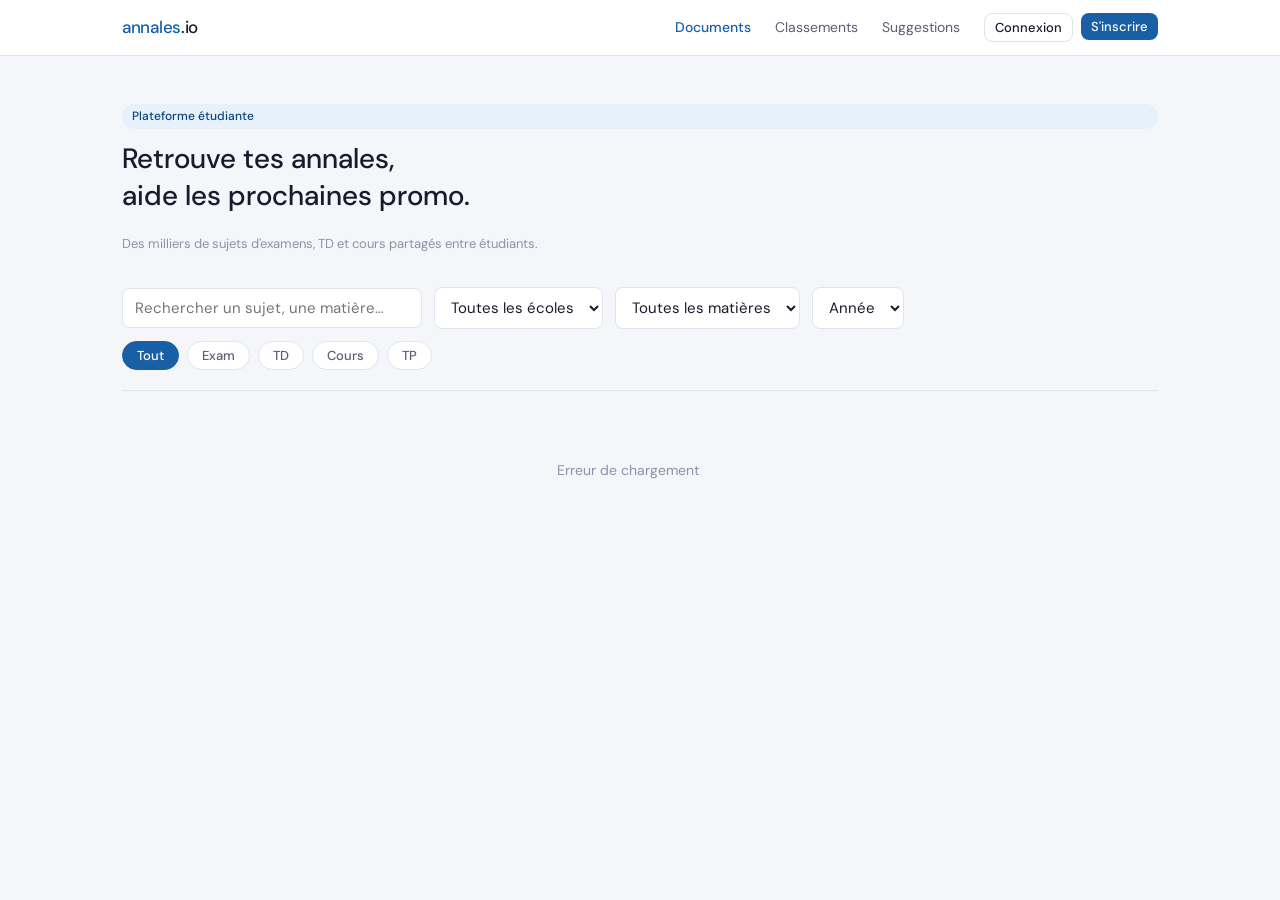
<file: frontend/index.html>
<!-- index.html -->
<!DOCTYPE html>
<html lang="fr">
<head>
    <meta charset="UTF-8">
    <meta name="viewport" content="width=device-width, initial-scale=1.0">
    <!-- viewport est critique pour le responsive :
         width=device-width → la page prend la largeur de l'écran
         initial-scale=1.0  → pas de zoom par défaut sur mobile -->
    <title>Annales.io — Partage d'annales étudiantes</title>
    <link rel="stylesheet" href="css/base.css">
    <!-- On charge les scripts en bas de body (pas ici dans le head)
         pour ne pas bloquer le rendu de la page -->
</head>

<!-- data-api pointe vers le backend.
     api.js lit cette valeur via document.body.dataset.api
     Changer cette valeur = changer l'URL du backend pour toutes les pages -->
<body data-api="http://localhost:8080">

    <!-- ============================================================
         NAVBAR
         data-auth   : visible seulement si connecté (géré par auth.js)
         data-noauth : visible seulement si non connecté
         data-admin  : visible seulement si admin
         ============================================================ -->
    <nav class="navbar">
        <div class="navbar-inner">

            <!-- Logo -->
            <a href="index.html" class="navbar-logo">
                annales<span>.io</span>
            </a>

            <!-- Liens de navigation -->
            <div class="navbar-links">
                <a href="index.html"       class="navbar-link active">Documents</a>
                <a href="leaderboard.html" class="navbar-link">Classements</a>
                <a href="suggestions.html" class="navbar-link">Suggestions</a>

                <!-- Visible seulement si connecté -->
                <a href="profile.html" class="navbar-link" data-auth
                   id="nav-username">Mon profil</a>

                <!-- Visible seulement si admin -->
                <a href="admin.html" class="navbar-link" data-admin>
                    Admin
                </a>

                <!-- Visible seulement si connecté -->
                <a href="upload.html" data-auth>
                    <button class="btn btn-primary btn-sm">
                        Uploader
                    </button>
                </a>

                <!-- Visible seulement si non connecté -->
                <div class="flex gap-2" data-noauth>
                    <a href="login.html">
                        <button class="btn btn-secondary btn-sm">
                            Connexion
                        </button>
                    </a>
                    <a href="register.html">
                        <button class="btn btn-primary btn-sm">
                            S'inscrire
                        </button>
                    </a>
                </div>

                <!-- Bouton déconnexion — visible seulement si connecté -->
                <button class="btn btn-secondary btn-sm"
                        data-auth
                        onclick="logout()">
                    Déconnexion
                </button>
            </div>

        </div>
    </nav>

    <!-- ============================================================
         CONTENU PRINCIPAL
         <main> est une balise sémantique — indique aux moteurs
         de recherche et aux lecteurs d'écran où est le contenu
         principal de la page.
         ============================================================ -->
    <main>
        <div class="container">

            <!-- HERO — section d'introduction -->
            <section class="hero">
                <!-- Le label bleu en pill au-dessus du titre -->
                <span class="badge badge-blue">Plateforme étudiante</span>
                <h1>Retrouve tes annales,<br>aide les prochaines promo.</h1>
                <p class="text-muted" style="max-width:480px; margin-top:8px">
                    Des milliers de sujets d'examens, TD et cours
                    partagés entre étudiants.
                </p>
            </section>

            <!-- BARRE DE FILTRES -->
            <section class="filters-bar">

                <!-- Barre de recherche texte -->
                <input
                    type="text"
                    id="filter-search"
                    class="form-input"
                    placeholder="Rechercher un sujet, une matière…"
                    style="max-width:300px"
                >

                <!-- Select école — les options sont remplies par JS -->
                <select id="filter-school" class="form-select"
                        style="width:auto">
                    <option value="">Toutes les écoles</option>
                </select>

                <!-- Select matière — les options sont remplies par JS -->
                <select id="filter-subject" class="form-select"
                        style="width:auto">
                    <option value="">Toutes les matières</option>
                </select>

                <!-- Select année — JS remplit de 2015 à l'année courante -->
                <select id="filter-year" class="form-select"
                        style="width:auto">
                    <option value="">Année</option>
                </select>

                <!-- Boutons pills pour filtrer par type -->
                <!-- data-type est lu par JS pour construire le filtre -->
                <div class="type-pills" id="type-pills">
                    <button class="pill active" data-type="">Tout</button>
                    <button class="pill" data-type="exam">Exam</button>
                    <button class="pill" data-type="td">TD</button>
                    <button class="pill" data-type="cours">Cours</button>
                    <button class="pill" data-type="tp">TP</button>
                </div>

            </section>

            <!-- LAYOUT PRINCIPAL : colonne gauche + sidebar droite -->
            <!-- grid-template-columns définit les colonnes :
                 minmax(0, 1fr) → colonne flexible qui peut rétrécir à 0
                 240px          → sidebar de largeur fixe -->
            <!-- Remplacer la div .page-layout existante par ceci -->
            <div class="page-layout" id="main-layout">

                <!-- LISTE + PAGINATION -->
                <div class="list-col">
                    <div id="docs-state"></div>
                    <div id="docs-list"></div>
                    <div class="pagination" id="pagination"></div>
                </div>

                <!-- PANNEAU DÉTAIL — caché par défaut -->
                <div class="detail-panel" id="detail-panel">
                    <div class="detail-panel-inner" id="detail-panel-inner">

                        <div class="detail-panel-header">
                            <h4 id="panel-title" class="truncate"></h4>
                            <button class="panel-close-btn"
                                    id="btn-close-panel"
                                    aria-label="Fermer">✕</button>
                        </div>

                        <div class="detail-panel-meta" id="panel-meta"></div>
                        <div class="detail-panel-stars" id="panel-stars"></div>
                        <div class="detail-panel-desc" id="panel-desc"></div>

                        <div class="panel-actions">
                            <button class="btn btn-secondary btn-full btn-sm"
                                    id="btn-panel-preview">
                                👁 Aperçu
                            </button>
                            <button class="btn btn-primary btn-full btn-sm"
                                    id="btn-panel-download"
                                    data-auth>
                                Télécharger
                            </button>
                            <a href="login.html" data-noauth>
                                <button class="btn btn-secondary btn-full btn-sm">
                                    Connecte-toi pour télécharger
                                </button>
                            </a>
                            <button class="btn btn-secondary btn-full btn-sm"
                                    id="btn-panel-favorite"
                                    data-auth>
                                ♡ Favori
                            </button>
                        </div>

                        <div class="divider"></div>

                        <!-- Vote étoiles -->
                        <div class="vote-zone" data-auth id="panel-vote-zone">
                            <span class="text-muted text-sm">Ta note :</span>
                            <div class="star-rating" id="panel-stars-input">
                                <button class="star" data-value="1">★</button>
                                <button class="star" data-value="2">★</button>
                                <button class="star" data-value="3">★</button>
                                <button class="star" data-value="4">★</button>
                                <button class="star" data-value="5">★</button>
                            </div>
                        </div>

                        <div class="divider"></div>

                        <!-- Commentaires résumés -->
                        <p class="sidebar-title">Commentaires</p>
                        <div id="panel-comments"></div>
                        <a id="btn-see-all-comments" href="#">
                            <span class="link text-sm">
                                Voir tous les commentaires →
                            </span>
                        </a>

                    </div>
                </div>

            </div>

            <!-- VIEWER OVERLAY — en dehors du layout pour couvrir toute la page -->
            <div class="viewer-overlay" id="viewer-overlay">
                <div class="viewer-modal">
                    <div class="viewer-toolbar">
                        <span class="viewer-modal-title"
                            id="viewer-modal-title"></span>
                        <button class="viewer-close-btn"
                                id="btn-close-viewer">✕</button>
                    </div>
                    <!-- Contenu injecté par JS selon le type de fichier -->
                    <div class="viewer-body" id="viewer-body"></div>
                    <div class="viewer-footer">
                        <span class="text-muted text-sm"
                            id="viewer-page-info"></span>
                        <button class="btn btn-primary btn-sm"
                                id="btn-viewer-download">
                            Télécharger
                        </button>
                    </div>
                </div>
            </div>

        </div>
    </main>

    <!-- ============================================================
         SCRIPTS — chargés en bas de body pour ne pas bloquer
         le rendu HTML. L'ordre est important :
         1. api.js    — doit être chargé avant auth.js et index.js
         2. auth.js   — doit être chargé avant index.js
         3. index.js  — utilise les fonctions des deux précédents
         ============================================================ -->
    <script src="js/api.js"></script>
    <script src="js/auth.js"></script>
    <script src="js/pages/index.js"></script>

</body>
</html>
</file>
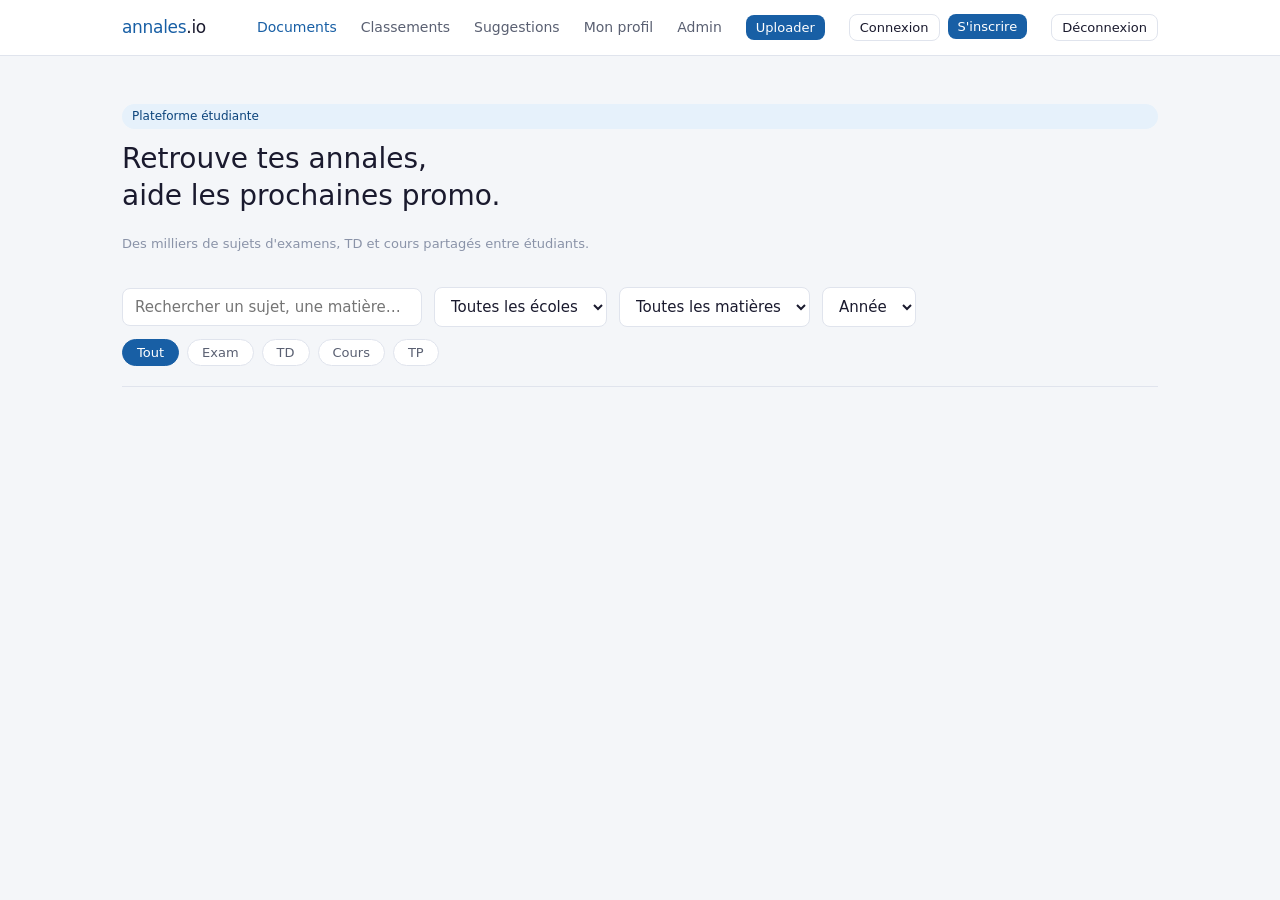
<file: frontend/admin.html>
<!-- admin.html -->
<!DOCTYPE html>
<html lang="fr">
<head>
    <meta charset="UTF-8">
    <meta name="viewport" content="width=device-width, initial-scale=1.0">
    <title>Admin — Annales.io</title>
    <link rel="stylesheet" href="css/base.css">
</head>
<body data-api="http://localhost:8080">

    <nav class="navbar">
        <div class="navbar-inner">
            <a href="index.html" class="navbar-logo">annales<span>.io</span></a>
            <div class="navbar-links">
                <a href="index.html" class="navbar-link">← Site</a>
                <span class="navbar-link"
                      style="color:var(--blue-600);font-weight:500">
                    Panel admin
                </span>
                <button class="btn btn-secondary btn-sm" onclick="logout()">
                    Déconnexion
                </button>
            </div>
        </div>
    </nav>

    <main>
        <div class="container">

            <!-- STATS RAPIDES -->
            <div class="admin-stats" id="admin-stats">
                <div class="admin-stat-card" id="stat-pending-reports">
                    <span class="admin-stat-val">—</span>
                    <span class="admin-stat-label">Signalements</span>
                </div>
                <div class="admin-stat-card" id="stat-pending-docs">
                    <span class="admin-stat-val">—</span>
                    <span class="admin-stat-label">Docs en attente</span>
                </div>
                <div class="admin-stat-card" id="stat-pending-sugs">
                    <span class="admin-stat-val">—</span>
                    <span class="admin-stat-label">Suggestions</span>
                </div>
                <div class="admin-stat-card">
                    <span class="admin-stat-val"
                          id="stat-total-users">—</span>
                    <span class="admin-stat-label">Utilisateurs</span>
                </div>
                <div class="admin-stat-card">
                    <span class="admin-stat-val"
                          id="stat-total-docs">—</span>
                    <span class="admin-stat-label">Documents</span>
                </div>
                <div class="admin-stat-card">
                    <span class="admin-stat-val"
                          id="stat-new-today">—</span>
                    <span class="admin-stat-label">Nouveaux aujourd'hui</span>
                </div>
            </div>

            <!-- ONGLETS ADMIN -->
            <div class="profile-tabs" style="margin-top:var(--space-6)">
                <button class="profile-tab active"
                        data-tab="reports">
                    Signalements
                </button>
                <button class="profile-tab" data-tab="documents">
                    Documents
                </button>
                <button class="profile-tab" data-tab="suggestions">
                    Suggestions
                </button>
                <button class="profile-tab" data-tab="users">
                    Utilisateurs
                </button>
                <button class="profile-tab" data-tab="admin-requests"
                        id="tab-admin-requests" style="display:none">
                    Demandes admin
                </button>
            </div>

            <div id="admin-state"></div>
            <div id="admin-content"></div>

        </div>
    </main>

    <script src="js/api.js"></script>
    <script src="js/auth.js"></script>
    <script src="js/pages/admin.js"></script>

</body>
</html>
</file>
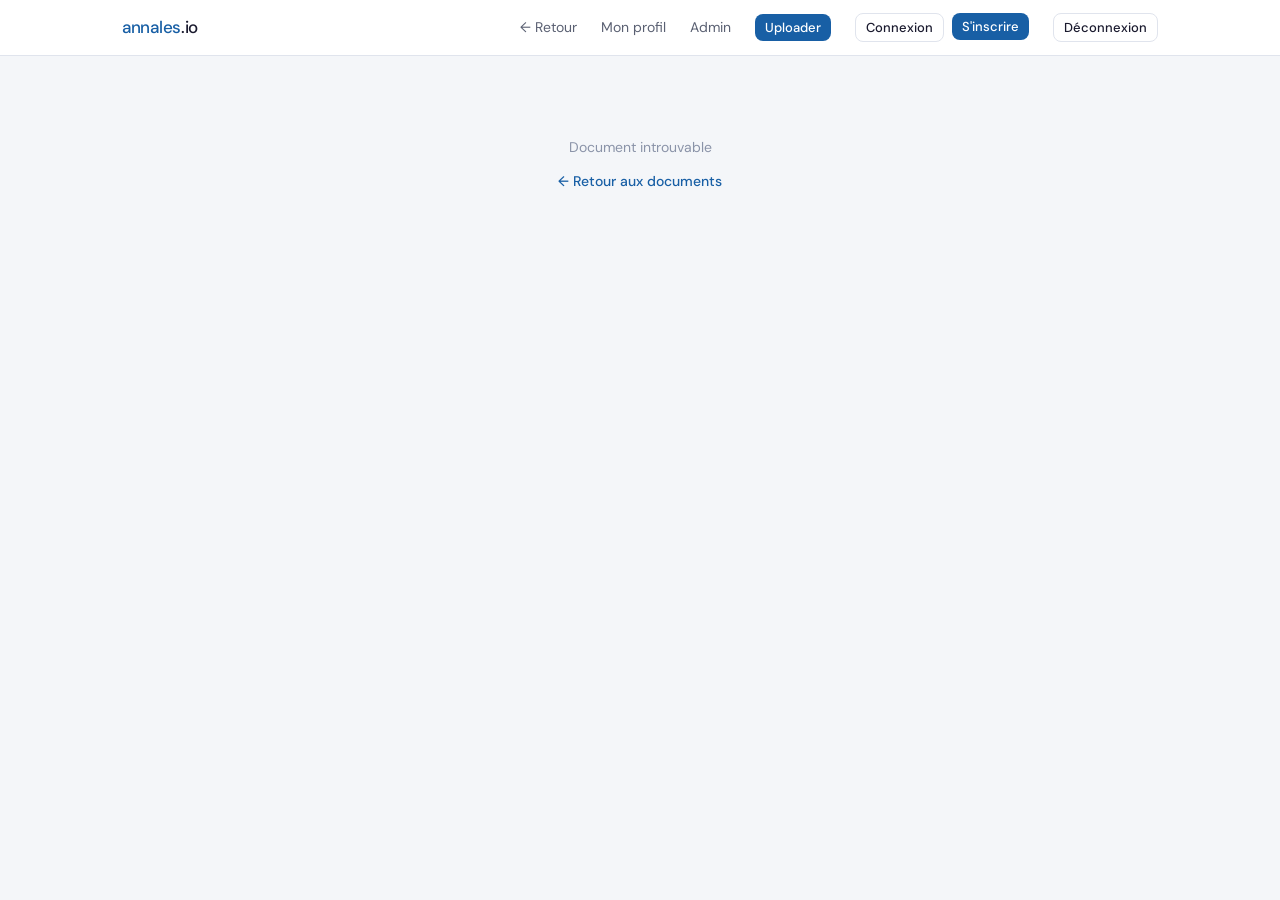
<file: frontend/document.html>
<!-- document.html -->
<!DOCTYPE html>
<html lang="fr">
<head>
    <meta charset="UTF-8">
    <meta name="viewport" content="width=device-width, initial-scale=1.0">
    <title>Document — Annales.io</title>
    <link rel="stylesheet" href="css/base.css">
</head>
<body data-api="http://localhost:8080">

    <nav class="navbar">
        <div class="navbar-inner">
            <a href="index.html" class="navbar-logo">annales<span>.io</span></a>
            <div class="navbar-links">
                <a href="index.html" class="navbar-link">← Retour</a>
                <a href="profile.html" class="navbar-link" data-auth
                   id="nav-username">Mon profil</a>
                <a href="admin.html" class="navbar-link" data-admin>Admin</a>
                <a href="upload.html" data-auth>
                    <button class="btn btn-primary btn-sm">Uploader</button>
                </a>
                <div class="flex gap-2" data-noauth>
                    <a href="login.html">
                        <button class="btn btn-secondary btn-sm">Connexion</button>
                    </a>
                    <a href="register.html">
                        <button class="btn btn-primary btn-sm">S'inscrire</button>
                    </a>
                </div>
                <button class="btn btn-secondary btn-sm"
                        data-auth onclick="logout()">
                    Déconnexion
                </button>
            </div>
        </div>
    </nav>

    <main>
        <div class="container">

            <!-- Zone chargement/erreur -->
            <div id="doc-state"></div>

            <!-- Contenu principal — injecté par JS -->
            <div id="doc-content" style="display:none">

                <!-- HEADER DU DOCUMENT -->
                <div class="doc-header">

                    <div class="doc-header-left">
                        <!-- Fil d'ariane : école > matière -->
                        <div class="breadcrumb" id="doc-breadcrumb"></div>

                        <h1 id="doc-title"></h1>

                        <div class="doc-header-meta">
                            <!-- Avatar + auteur + date -->
                            <div class="flex items-center gap-2">
                                <div class="avatar avatar-sm"
                                     id="doc-avatar"></div>
                                <span class="text-muted"
                                      id="doc-author"></span>
                            </div>
                            <span class="text-muted">·</span>
                            <span class="text-muted" id="doc-date"></span>
                            <span class="text-muted">·</span>
                            <span class="text-muted" id="doc-size"></span>
                            <span id="doc-tag"></span>
                        </div>

                        <p class="doc-description" id="doc-description"></p>
                    </div>

                    <!-- Actions à droite -->
                    <div class="doc-header-right">

                        <!-- Bouton télécharger -->
                        <button class="btn btn-primary"
                                id="btn-download"
                                data-auth>
                            Télécharger
                        </button>

                        <!-- Message si non connecté -->
                        <a href="login.html" data-noauth>
                            <button class="btn btn-secondary">
                                Connecte-toi pour télécharger
                            </button>
                        </a>

                        <!-- Bouton favori -->
                        <button class="btn btn-secondary"
                                id="btn-favorite"
                                data-auth>
                            ♡ Favori
                        </button>

                        <!-- Bouton signaler -->
                        <button class="btn btn-secondary btn-sm"
                                id="btn-report"
                                data-auth>
                            Signaler
                        </button>

                        <!-- Boutons owner/admin -->
                        <div id="owner-actions" style="display:none"
                             class="flex gap-2">
                            <a id="btn-edit-link" href="#">
                                <button class="btn btn-secondary btn-sm">
                                    Modifier
                                </button>
                            </a>
                            <button class="btn btn-danger btn-sm"
                                    id="btn-delete">
                                Supprimer
                            </button>
                        </div>

                    </div>
                </div>

                <div class="divider"></div>

                <!-- STATS + NOTATION -->
                <div class="doc-stats">

                    <!-- Compteurs -->
                    <div class="stats-counters">
                        <div class="stat-pill">
                            <span class="stat-pill-val"
                                  id="stat-downloads">0</span>
                            <span class="stat-pill-label">téléchargements</span>
                        </div>
                        <div class="stat-pill">
                            <span class="stat-pill-val"
                                  id="stat-votes">0</span>
                            <span class="stat-pill-label">votes</span>
                        </div>
                        <div class="stat-pill">
                            <span class="stat-pill-val"
                                  id="stat-rating">—</span>
                            <span class="stat-pill-label">note moyenne</span>
                        </div>
                    </div>

                    <!-- Zone de vote — visible si connecté -->
                    <div class="vote-zone" data-auth id="vote-zone">
                        <span class="text-muted text-sm">
                            Ta note :
                        </span>
                        <!-- 5 étoiles cliquables -->
                        <div class="star-rating" id="star-rating">
                            <button class="star" data-value="1">★</button>
                            <button class="star" data-value="2">★</button>
                            <button class="star" data-value="3">★</button>
                            <button class="star" data-value="4">★</button>
                            <button class="star" data-value="5">★</button>
                        </div>
                        <button class="btn btn-secondary btn-sm"
                                id="btn-remove-vote"
                                style="display:none">
                            Retirer
                        </button>
                    </div>

                </div>

                <div class="divider"></div>

                <!-- SECTION COMMENTAIRES -->
                <section class="comments-section">

                    <h3>Commentaires
                        <span class="text-muted text-sm"
                              id="comment-count"></span>
                    </h3>

                    <!-- Formulaire nouveau commentaire — connecté -->
                    <div class="comment-form-wrap" data-auth>
                        <div class="avatar avatar-sm"
                             id="comment-avatar"></div>
                        <div class="comment-form-right">
                            <textarea
                                id="comment-input"
                                class="form-textarea"
                                placeholder="Ajoute un commentaire…"
                                rows="2"
                            ></textarea>
                            <div class="flex gap-2"
                                 style="justify-content:flex-end;
                                        margin-top:8px">
                                <button class="btn btn-primary btn-sm"
                                        id="btn-comment">
                                    Publier
                                </button>
                            </div>
                        </div>
                    </div>

                    <!-- Message si non connecté -->
                    <div data-noauth class="comment-login-prompt">
                        <a href="login.html" class="link">
                            Connecte-toi
                        </a>
                        pour laisser un commentaire
                    </div>

                    <!-- Arbre des commentaires — injecté par JS -->
                    <div id="comments-list"></div>

                </section>

            </div>
        </div>
    </main>

    <!-- MODAL SIGNALEMENT
         Enveloppé dans un faux viewport pour que position:fixed
         ne collapse pas l'iframe -->
    <div id="report-modal" style="display:none">
        <div class="modal-backdrop">
            <div class="modal card">
                <div class="flex justify-between items-center"
                     style="margin-bottom:var(--space-4)">
                    <h3>Signaler ce document</h3>
                    <button class="btn btn-secondary btn-sm"
                            id="btn-close-report">✕</button>
                </div>
                <div class="form-group">
                    <label class="form-label">Raison</label>
                    <select id="report-reason" class="form-select">
                        <option value="spam">Spam</option>
                        <option value="inappropriate">
                            Contenu inapproprié
                        </option>
                        <option value="wrong_content">
                            Contenu incorrect
                        </option>
                        <option value="copyright">
                            Violation de copyright
                        </option>
                        <option value="other">Autre</option>
                    </select>
                </div>
                <div class="form-group">
                    <label class="form-label">
                        Précisions
                        <span class="badge-optional">optionnel</span>
                    </label>
                    <textarea id="report-details"
                              class="form-textarea"
                              placeholder="Décris le problème…"
                              rows="3"></textarea>
                </div>
                <button class="btn btn-danger btn-full"
                        id="btn-submit-report">
                    Envoyer le signalement
                </button>
            </div>
        </div>
    </div>

    <script src="js/api.js"></script>
    <script src="js/auth.js"></script>
    <script src="js/pages/document.js"></script>

</body>
</html>
</file>
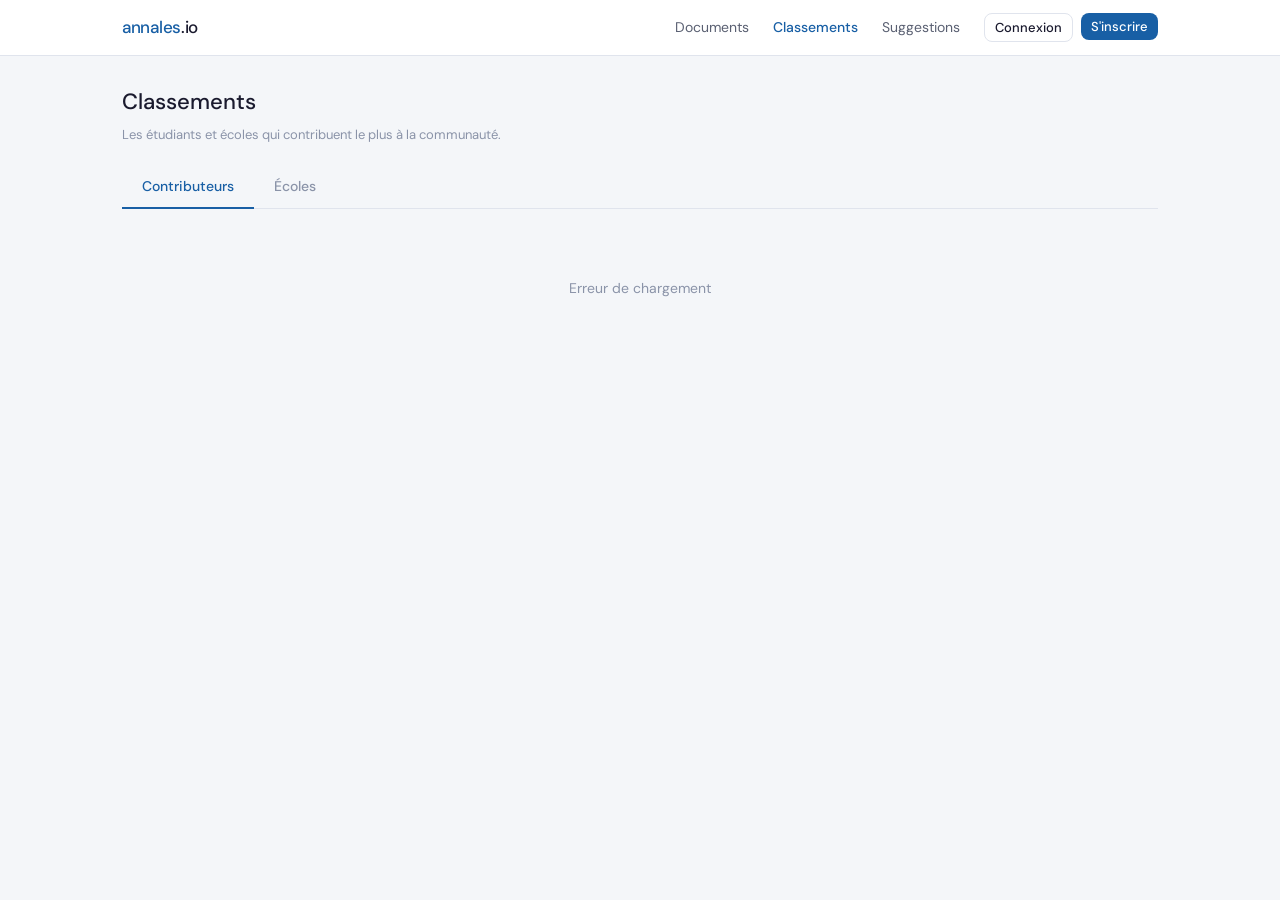
<file: frontend/leaderboard.html>
<!-- leaderboard.html -->
<!DOCTYPE html>
<html lang="fr">
<head>
    <meta charset="UTF-8">
    <meta name="viewport" content="width=device-width, initial-scale=1.0">
    <title>Classements — Annales.io</title>
    <link rel="stylesheet" href="css/base.css">
</head>
<body data-api="http://localhost:8080">

    <nav class="navbar">
        <div class="navbar-inner">
            <a href="index.html" class="navbar-logo">annales<span>.io</span></a>
            <div class="navbar-links">
                <a href="index.html" class="navbar-link">Documents</a>
                <a href="leaderboard.html" class="navbar-link active">
                    Classements
                </a>
                <a href="suggestions.html" class="navbar-link">Suggestions</a>
                <a href="profile.html" class="navbar-link" data-auth
                   id="nav-username">Mon profil</a>
                <a href="admin.html" class="navbar-link" data-admin>Admin</a>
                <a href="upload.html" data-auth>
                    <button class="btn btn-primary btn-sm">Uploader</button>
                </a>
                <div class="flex gap-2" data-noauth>
                    <a href="login.html">
                        <button class="btn btn-secondary btn-sm">
                            Connexion
                        </button>
                    </a>
                    <a href="register.html">
                        <button class="btn btn-primary btn-sm">
                            S'inscrire
                        </button>
                    </a>
                </div>
                <button class="btn btn-secondary btn-sm"
                        data-auth onclick="logout()">
                    Déconnexion
                </button>
            </div>
        </div>
    </nav>

    <main>
        <div class="container">

            <div class="page-hero">
                <h2>Classements</h2>
                <p class="text-muted">
                    Les étudiants et écoles qui contribuent le plus
                    à la communauté.
                </p>
            </div>

            <!-- ONGLETS -->
            <div class="profile-tabs">
                <button class="profile-tab active" data-tab="users">
                    Contributeurs
                </button>
                <button class="profile-tab" data-tab="schools">
                    Écoles
                </button>
            </div>

            <div id="lb-state"></div>
            <div id="lb-content"></div>

        </div>
    </main>

    <script src="js/api.js"></script>
    <script src="js/auth.js"></script>
    <script src="js/pages/leaderboard.js"></script>

</body>
</html>
</file>
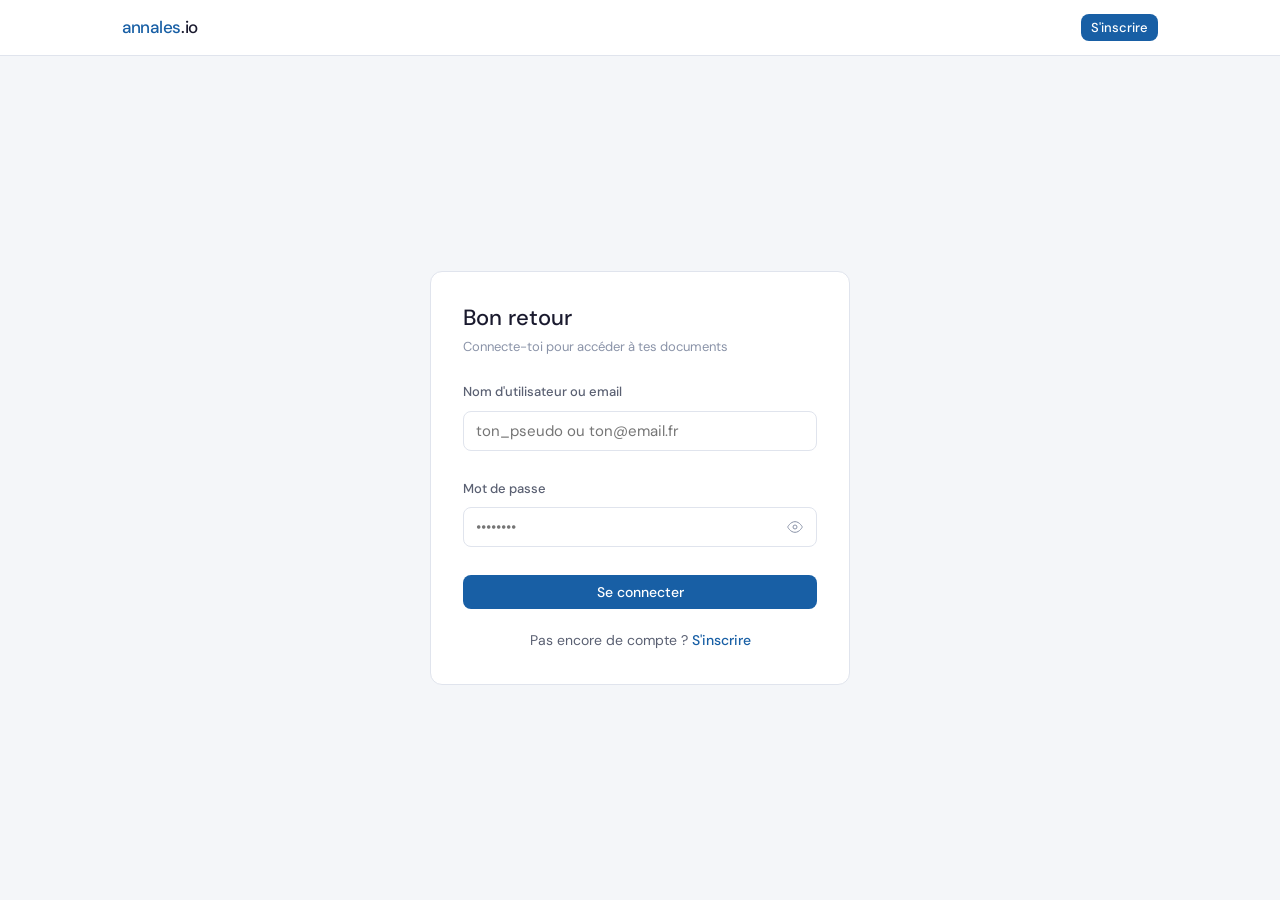
<file: frontend/login.html>
<!-- login.html -->
<!DOCTYPE html>
<html lang="fr">
<head>
    <meta charset="UTF-8">
    <meta name="viewport" content="width=device-width, initial-scale=1.0">
    <title>Connexion — Annales.io</title>
    <link rel="stylesheet" href="css/base.css">
</head>
<body data-api="http://localhost:8080">

    <nav class="navbar">
        <div class="navbar-inner">
            <a href="index.html" class="navbar-logo">annales<span>.io</span></a>
            <div class="navbar-links">
                <a href="register.html">
                    <button class="btn btn-primary btn-sm">S'inscrire</button>
                </a>
            </div>
        </div>
    </nav>

    <main>
        <!-- ============================================================
             LAYOUT CENTRÉ
             On utilise un div centré avec largeur max contrainte.
             C'est le pattern classique pour les pages auth —
             formulaire au milieu, rien d'autre pour ne pas distraire.
             ============================================================ -->
        <div class="auth-container">

            <div class="auth-card card">

                <div class="auth-header">
                    <h2>Bon retour</h2>
                    <p class="text-muted">
                        Connecte-toi pour accéder à tes documents
                    </p>
                </div>

                <!-- novalidate désactive la validation HTML native
                     du navigateur — on gère la validation nous-mêmes
                     en JS pour un rendu cohérent avec notre design -->
                <form id="login-form" novalidate>

                    <div class="form-group">
                        <label class="form-label" for="identifier">
                            Nom d'utilisateur ou email
                        </label>
                        <input
                            type="text"
                            id="identifier"
                            name="identifier"
                            class="form-input"
                            placeholder="ton_pseudo ou ton@email.fr"
                            autocomplete="username"
                            required
                        >
                        <span class="form-error" id="identifier-error"></span>
                    </div>

                    <div class="form-group">
                        <label class="form-label" for="password">
                            Mot de passe
                        </label>
                        <!-- Wrapper pour pouvoir positionner
                             le bouton "voir mot de passe" en absolu -->
                        <div class="input-wrapper">
                            <input
                                type="password"
                                id="password"
                                name="password"
                                class="form-input"
                                placeholder="••••••••"
                                autocomplete="current-password"
                                required
                            >
                            <!-- Bouton toggle visibilité mot de passe -->
                            <button
                                type="button"
                                class="input-eye"
                                id="toggle-password"
                                aria-label="Afficher le mot de passe"
                            >
                                <!-- Icône oeil — SVG inline pour éviter
                                     une dépendance à une lib d'icônes -->
                                <svg id="eye-icon" viewBox="0 0 24 24"
                                     fill="none" stroke="currentColor"
                                     stroke-width="1.5">
                                    <path d="M1 12s4-8 11-8 11 8 11
                                             8-4 8-11 8-11-8-11-8z"/>
                                    <circle cx="12" cy="12" r="3"/>
                                </svg>
                            </button>
                        </div>
                        <span class="form-error" id="password-error"></span>
                    </div>

                    <!-- Message d'erreur global — pour les erreurs
                         qui ne concernent pas un champ précis
                         (ex: "identifiants incorrects") -->
                    <div class="form-alert" id="form-alert"></div>

                    <button type="submit" class="btn btn-primary btn-full"
                            id="submit-btn">
                        Se connecter
                    </button>

                </form>

                <p class="auth-footer">
                    Pas encore de compte ?
                    <a href="register.html" class="link">S'inscrire</a>
                </p>

            </div>
        </div>
    </main>

    <script src="js/api.js"></script>
    <script src="js/auth.js"></script>
    <script src="js/pages/login.js"></script>

</body>
</html>
</file>
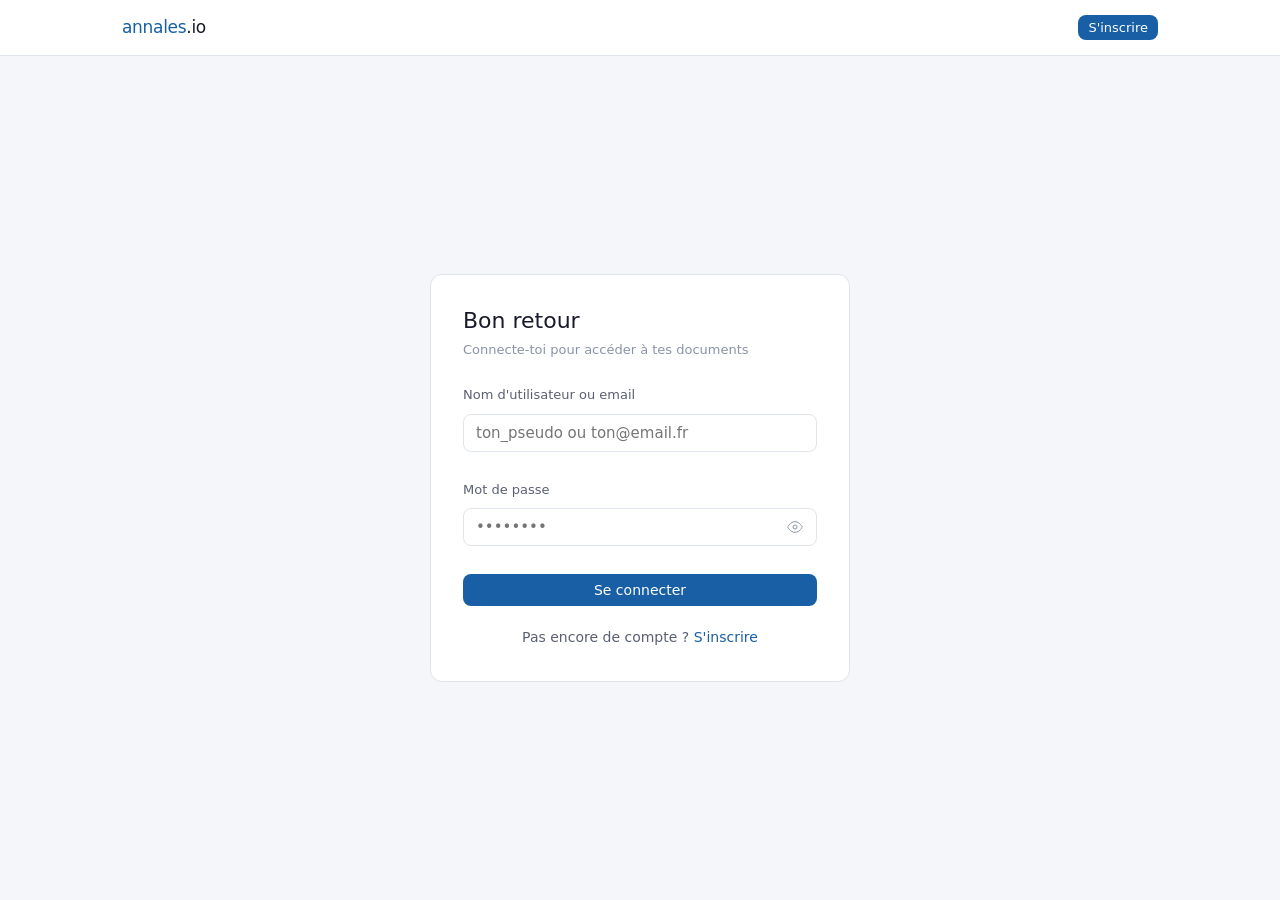
<file: frontend/profile.html>
<!-- profile.html -->
<!DOCTYPE html>
<html lang="fr">
<head>
    <meta charset="UTF-8">
    <meta name="viewport" content="width=device-width, initial-scale=1.0">
    <title>Profil — Annales.io</title>
    <link rel="stylesheet" href="css/base.css">
</head>
<body data-api="http://localhost:8080">

    <nav class="navbar">
        <div class="navbar-inner">
            <a href="index.html" class="navbar-logo">annales<span>.io</span></a>
            <div class="navbar-links">
                <a href="index.html" class="navbar-link">Documents</a>
                <a href="leaderboard.html" class="navbar-link">Classements</a>
                <a href="suggestions.html" class="navbar-link">Suggestions</a>
                <a href="admin.html" class="navbar-link" data-admin>Admin</a>
                <button class="btn btn-secondary btn-sm"
                        data-auth onclick="logout()">
                    Déconnexion
                </button>
            </div>
        </div>
    </nav>

    <main>
        <div class="container">

            <div id="profile-state"></div>

            <div id="profile-content" style="display:none">

                <!-- EN-TÊTE PROFIL -->
                <div class="profile-header card">

                    <div class="profile-header-left">
                        <!-- Grand avatar avec initiales -->
                        <div class="avatar avatar-lg" id="profile-avatar"></div>
                        <div class="profile-info">
                            <h2 id="profile-username"></h2>
                            <p class="text-muted" id="profile-school"></p>
                            <p class="text-muted text-sm"
                               id="profile-since"></p>
                        </div>
                    </div>

                    <!-- Stats rapides -->
                    <div class="profile-stats">
                        <div class="profile-stat">
                            <span class="profile-stat-val"
                                  id="stat-points"></span>
                            <span class="profile-stat-label">points</span>
                        </div>
                        <div class="profile-stat">
                            <span class="profile-stat-val"
                                  id="stat-doc-count"></span>
                            <span class="profile-stat-label">documents</span>
                        </div>
                        <div class="profile-stat">
                            <span class="profile-stat-val"
                                  id="stat-dl-count"></span>
                            <span class="profile-stat-label">télécharg.</span>
                        </div>
                    </div>

                    <!-- Boutons d'action — visibles seulement sur son propre profil -->
                    <div id="own-profile-actions" style="display:none">
                        <button class="btn btn-secondary btn-sm"
                                id="btn-edit-profile">
                            Modifier le profil
                        </button>
                    </div>
                    <!-- BOUTON DEMANDE ADMIN pas encore disponible
                    <div id="admin-request-section" style="margin-top:var(--space-4)">
                        <div class="card" id="admin-request-card">
                            <p class="sidebar-title">Devenir administrateur</p>
                            <p class="text-muted" style="font-size:13px;line-height:1.5;
                                                        margin-bottom:var(--space-3)">
                                Tu contribues activement à la plateforme et tu souhaites
                                aider à la modérer ? Soumets une demande.
                            </p>
                            <button class="btn btn-secondary btn-sm btn-full"
                                    id="btn-request-admin">
                                Faire une demande
                            </button>
                            <div id="admin-request-status"></div>
                        </div>
                    </div>
                    -->

                </div>

                <!-- BADGES -->
                <section class="profile-section" id="badges-section">
                    <h3>Badges</h3>
                    <div id="badges-list" class="badges-grid"></div>
                </section>

                <!-- ONGLETS : documents / favoris -->
                <div class="profile-tabs">
                    <button class="profile-tab active"
                            data-tab="documents">
                        Documents
                    </button>
                    <!-- Favoris seulement sur son propre profil -->
                    <button class="profile-tab"
                            data-tab="favorites"
                            id="tab-favorites"
                            style="display:none">
                        Favoris
                    </button>
                </div>

                <!-- Contenu des onglets -->
                <div id="tab-content"></div>

            </div>

            <!-- MODAL ÉDITION PROFIL -->
            <div id="edit-modal" style="display:none">
                <div class="modal-backdrop">
                    <div class="modal card">
                        <div class="flex justify-between items-center"
                             style="margin-bottom:var(--space-5)">
                            <h3>Modifier le profil</h3>
                            <button class="btn btn-secondary btn-sm"
                                    id="btn-close-edit">✕</button>
                        </div>

                        <div class="form-group">
                            <label class="form-label" for="edit-username">
                                Nom d'utilisateur
                            </label>
                            <input type="text" id="edit-username"
                                   class="form-input">
                            <span class="form-error"
                                  id="edit-username-error"></span>
                        </div>

                        <div class="form-group">
                            <label class="form-label" for="edit-password">
                                Nouveau mot de passe
                                <span class="badge-optional">optionnel</span>
                            </label>
                            <input type="password" id="edit-password"
                                   class="form-input"
                                   placeholder="Laisser vide pour ne pas changer">
                            <span class="form-error"
                                  id="edit-password-error"></span>
                        </div>

                        <div class="form-alert" id="edit-alert"></div>

                        <div class="flex gap-2" style="margin-top:var(--space-4)">
                            <button class="btn btn-primary"
                                    id="btn-save-profile"
                                    style="flex:1">
                                Enregistrer
                            </button>
                            <button class="btn btn-danger"
                                    id="btn-delete-account">
                                Supprimer le compte
                            </button>
                        </div>

                    </div>
                </div>
            </div>

        </div>
    </main>

    <script src="js/api.js"></script>
    <script src="js/auth.js"></script>
    <script src="js/pages/profile.js"></script>

</body>
</html>
</file>
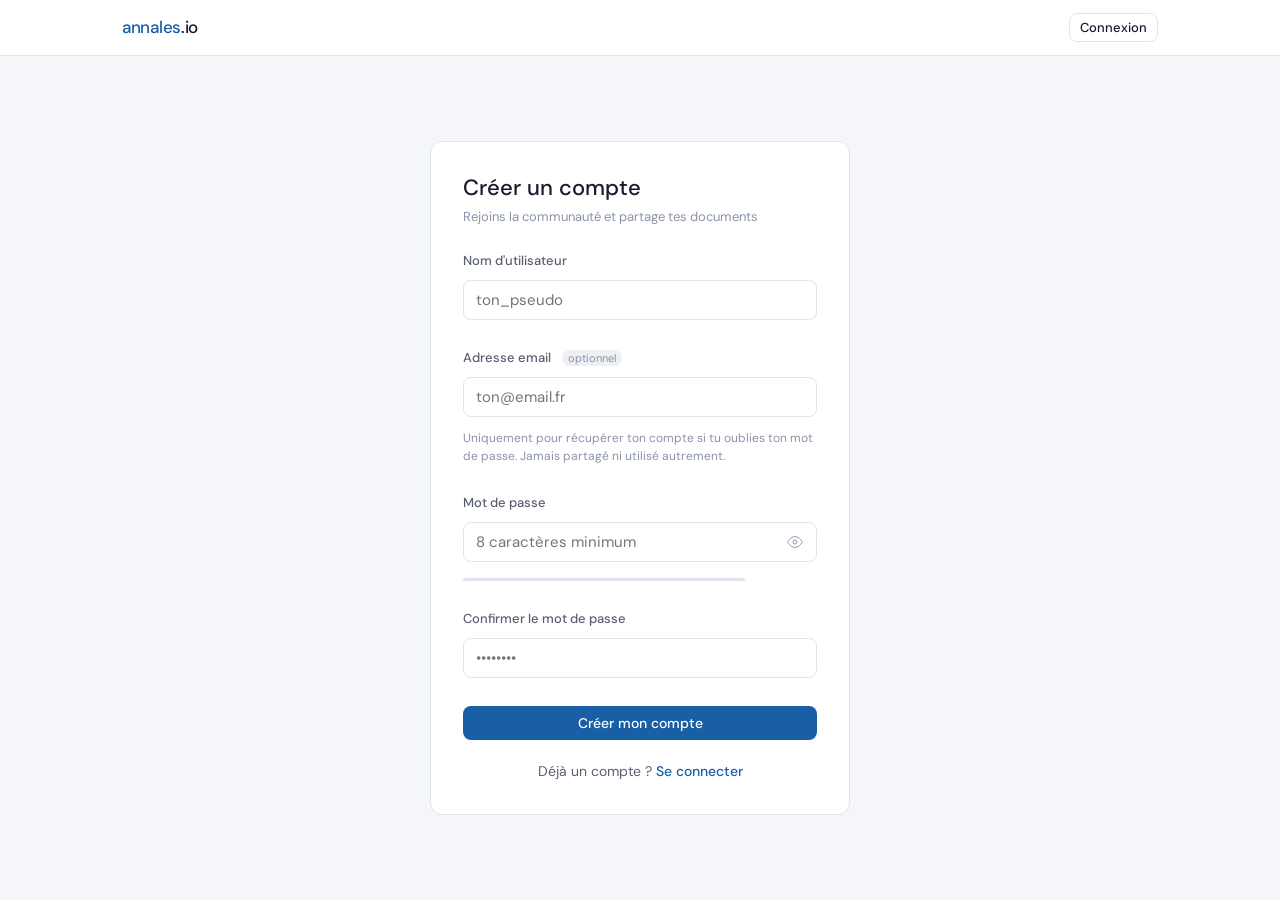
<file: frontend/register.html>
<!-- register.html -->
<!DOCTYPE html>
<html lang="fr">
<head>
    <meta charset="UTF-8">
    <meta name="viewport" content="width=device-width, initial-scale=1.0">
    <title>Inscription — Annales.io</title>
    <link rel="stylesheet" href="css/base.css">
</head>
<body data-api="http://localhost:8080">

    <nav class="navbar">
        <div class="navbar-inner">
            <a href="index.html" class="navbar-logo">annales<span>.io</span></a>
            <div class="navbar-links">
                <a href="login.html">
                    <button class="btn btn-secondary btn-sm">Connexion</button>
                </a>
            </div>
        </div>
    </nav>

    <main>
        <div class="auth-container">
            <div class="auth-card card">

                <div class="auth-header">
                    <h2>Créer un compte</h2>
                    <p class="text-muted">
                        Rejoins la communauté et partage tes documents
                    </p>
                </div>

                <form id="register-form" novalidate>

                    <div class="form-group">
                        <label class="form-label" for="username">
                            Nom d'utilisateur
                        </label>
                        <input
                            type="text"
                            id="username"
                            name="username"
                            class="form-input"
                            placeholder="ton_pseudo"
                            autocomplete="username"
                            required
                            minlength="3"
                        >
                        <span class="form-error" id="username-error"></span>
                    </div>

                    <div class="form-group">
                        <label class="form-label" for="email">
                            Adresse email
                            <!-- Badge optionnel inline -->
                            <span class="badge-optional">optionnel</span>
                        </label>
                        <input
                            type="email"
                            id="email"
                            name="email"
                            class="form-input"
                            placeholder="ton@email.fr"
                            autocomplete="email"
                        >
                        <span class="form-hint">
                            Uniquement pour récupérer ton compte si tu oublies
                            ton mot de passe. Jamais partagé ni utilisé autrement.
                        </span>
                        <span class="form-error" id="email-error"></span>
                    </div>

                    <div class="form-group">
                        <label class="form-label" for="password">
                            Mot de passe
                        </label>
                        <div class="input-wrapper">
                            <input
                                type="password"
                                id="password"
                                name="password"
                                class="form-input"
                                placeholder="8 caractères minimum"
                                autocomplete="new-password"
                                required
                                minlength="8"
                            >
                            <button type="button" class="input-eye"
                                    id="toggle-password"
                                    aria-label="Afficher le mot de passe">
                                <svg id="eye-icon" viewBox="0 0 24 24"
                                     fill="none" stroke="currentColor"
                                     stroke-width="1.5">
                                    <path d="M1 12s4-8 11-8 11 8 11
                                             8-4 8-11 8-11-8-11-8z"/>
                                    <circle cx="12" cy="12" r="3"/>
                                </svg>
                            </button>
                        </div>
                        <!-- Indicateur de force du mot de passe -->
                        <div class="password-strength" id="password-strength">
                            <div class="strength-bar">
                                <div class="strength-fill"
                                     id="strength-fill"></div>
                            </div>
                            <span class="strength-label"
                                  id="strength-label"></span>
                        </div>
                        <span class="form-error" id="password-error"></span>
                    </div>

                    <div class="form-group">
                        <label class="form-label" for="confirm-password">
                            Confirmer le mot de passe
                        </label>
                        <div class="input-wrapper">
                            <input
                                type="password"
                                id="confirm-password"
                                name="confirm-password"
                                class="form-input"
                                placeholder="••••••••"
                                autocomplete="new-password"
                                required
                            >
                        </div>
                        <span class="form-error"
                              id="confirm-password-error"></span>
                    </div>

                    <div class="form-alert" id="form-alert"></div>

                    <button type="submit"
                            class="btn btn-primary btn-full"
                            id="submit-btn">
                        Créer mon compte
                    </button>

                </form>

                <p class="auth-footer">
                    Déjà un compte ?
                    <a href="login.html" class="link">Se connecter</a>
                </p>

            </div>
        </div>
    </main>

    <script src="js/api.js"></script>
    <script src="js/auth.js"></script>
    <script src="js/pages/register.js"></script>

</body>
</html>
</file>
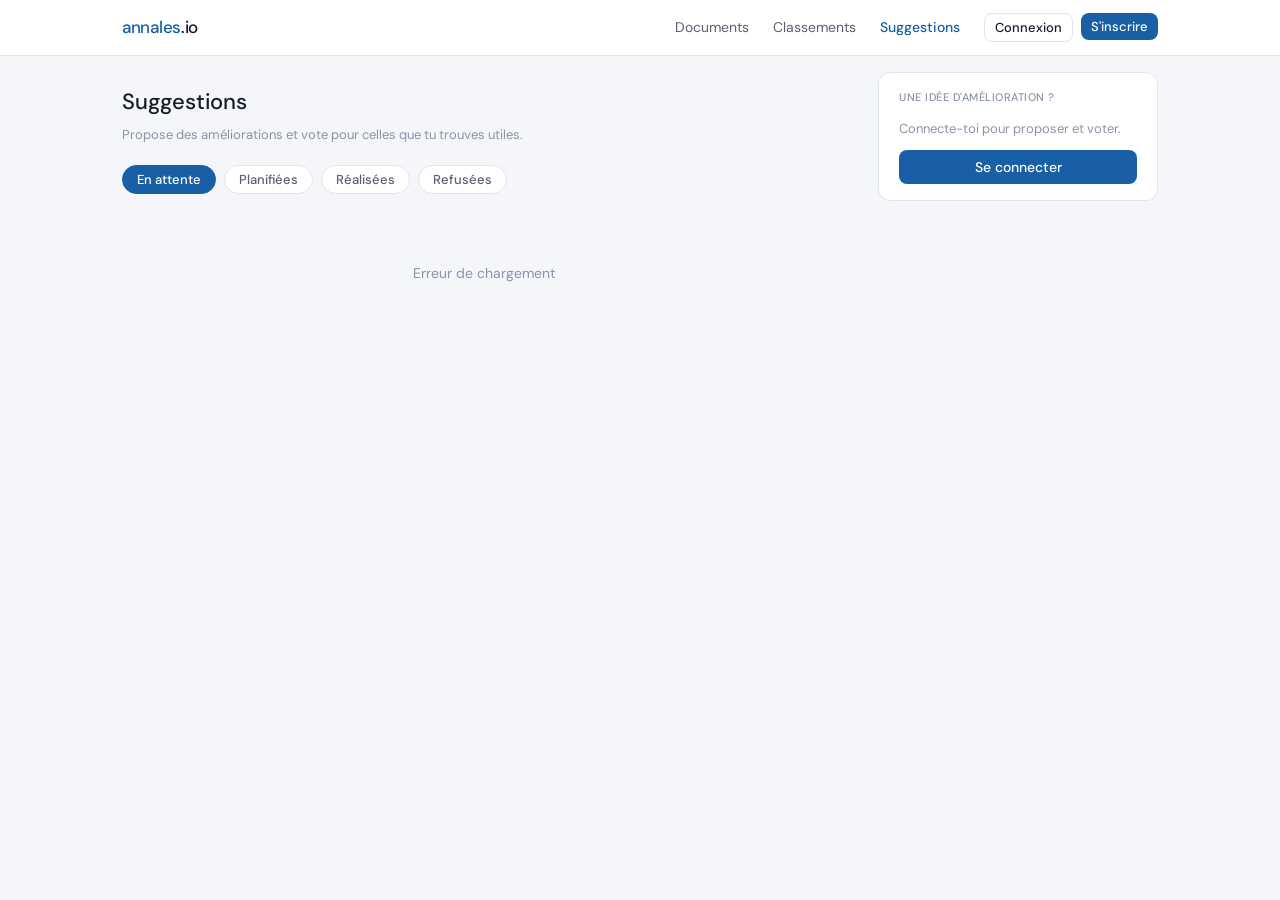
<file: frontend/suggestions.html>
<!-- suggestions.html -->
<!DOCTYPE html>
<html lang="fr">
<head>
    <meta charset="UTF-8">
    <meta name="viewport" content="width=device-width, initial-scale=1.0">
    <title>Suggestions — Annales.io</title>
    <link rel="stylesheet" href="css/base.css">
</head>
<body data-api="http://localhost:8080">

    <nav class="navbar">
        <div class="navbar-inner">
            <a href="index.html" class="navbar-logo">annales<span>.io</span></a>
            <div class="navbar-links">
                <a href="index.html" class="navbar-link">Documents</a>
                <a href="leaderboard.html" class="navbar-link">Classements</a>
                <a href="suggestions.html" class="navbar-link active">
                    Suggestions
                </a>
                <a href="profile.html" class="navbar-link" data-auth
                   id="nav-username">Mon profil</a>
                <a href="admin.html" class="navbar-link" data-admin>Admin</a>
                <a href="upload.html" data-auth>
                    <button class="btn btn-primary btn-sm">Uploader</button>
                </a>
                <div class="flex gap-2" data-noauth>
                    <a href="login.html">
                        <button class="btn btn-secondary btn-sm">
                            Connexion
                        </button>
                    </a>
                    <a href="register.html">
                        <button class="btn btn-primary btn-sm">
                            S'inscrire
                        </button>
                    </a>
                </div>
                <button class="btn btn-secondary btn-sm"
                        data-auth onclick="logout()">
                    Déconnexion
                </button>
            </div>
        </div>
    </nav>

    <main>
        <div class="container">

            <div class="suggestions-layout">

                <!-- COLONNE GAUCHE — liste -->
                <div>
                    <div class="page-hero">
                        <h2>Suggestions</h2>
                        <p class="text-muted">
                            Propose des améliorations et vote pour
                            celles que tu trouves utiles.
                        </p>
                    </div>

                    <!-- Filtre par statut -->
                    <div class="type-pills" id="status-pills"
                         style="margin-bottom:var(--space-5)">
                        <button class="pill active"
                                data-status="pending">
                            En attente
                        </button>
                        <button class="pill" data-status="planned">
                            Planifiées
                        </button>
                        <button class="pill" data-status="done">
                            Réalisées
                        </button>
                        <button class="pill" data-status="rejected">
                            Refusées
                        </button>
                    </div>

                    <div id="sug-state"></div>
                    <div id="sug-list"></div>

                </div>

                <!-- COLONNE DROITE — formulaire -->
                <aside class="suggestions-aside">

                    <!-- Formulaire — visible si connecté -->
                    <div class="card" data-auth>
                        <p class="sidebar-title">
                            Proposer une amélioration
                        </p>
                        <form id="sug-form" novalidate>
                            <div class="form-group">
                                <label class="form-label" for="sug-title">
                                    Titre
                                </label>
                                <input type="text" id="sug-title"
                                       class="form-input"
                                       placeholder="En une phrase…"
                                       maxlength="200">
                                <span class="form-error"
                                      id="sug-title-error"></span>
                            </div>
                            <div class="form-group">
                                <label class="form-label"
                                       for="sug-description">
                                    Description
                                </label>
                                <textarea id="sug-description"
                                          class="form-textarea"
                                          placeholder="Décris l'amélioration en détail…"
                                          rows="4"
                                          maxlength="2000"></textarea>
                                <span class="form-error"
                                      id="sug-desc-error"></span>
                            </div>
                            <div class="form-alert" id="sug-alert"></div>
                            <button type="submit"
                                    class="btn btn-primary btn-full"
                                    id="sug-submit">
                                Proposer
                            </button>
                        </form>
                    </div>

                    <!-- Message si non connecté -->
                    <div class="card" data-noauth>
                        <p class="sidebar-title">
                            Une idée d'amélioration ?
                        </p>
                        <p class="text-muted"
                           style="margin-bottom:var(--space-3);
                                  font-size:13px;line-height:1.5">
                            Connecte-toi pour proposer et voter.
                        </p>
                        <a href="login.html">
                            <button class="btn btn-primary btn-full">
                                Se connecter
                            </button>
                        </a>
                    </div>

                </aside>
            </div>
        </div>
    </main>

    <script src="js/api.js"></script>
    <script src="js/auth.js"></script>
    <script src="js/pages/suggestions.js"></script>

</body>
</html>
</file>
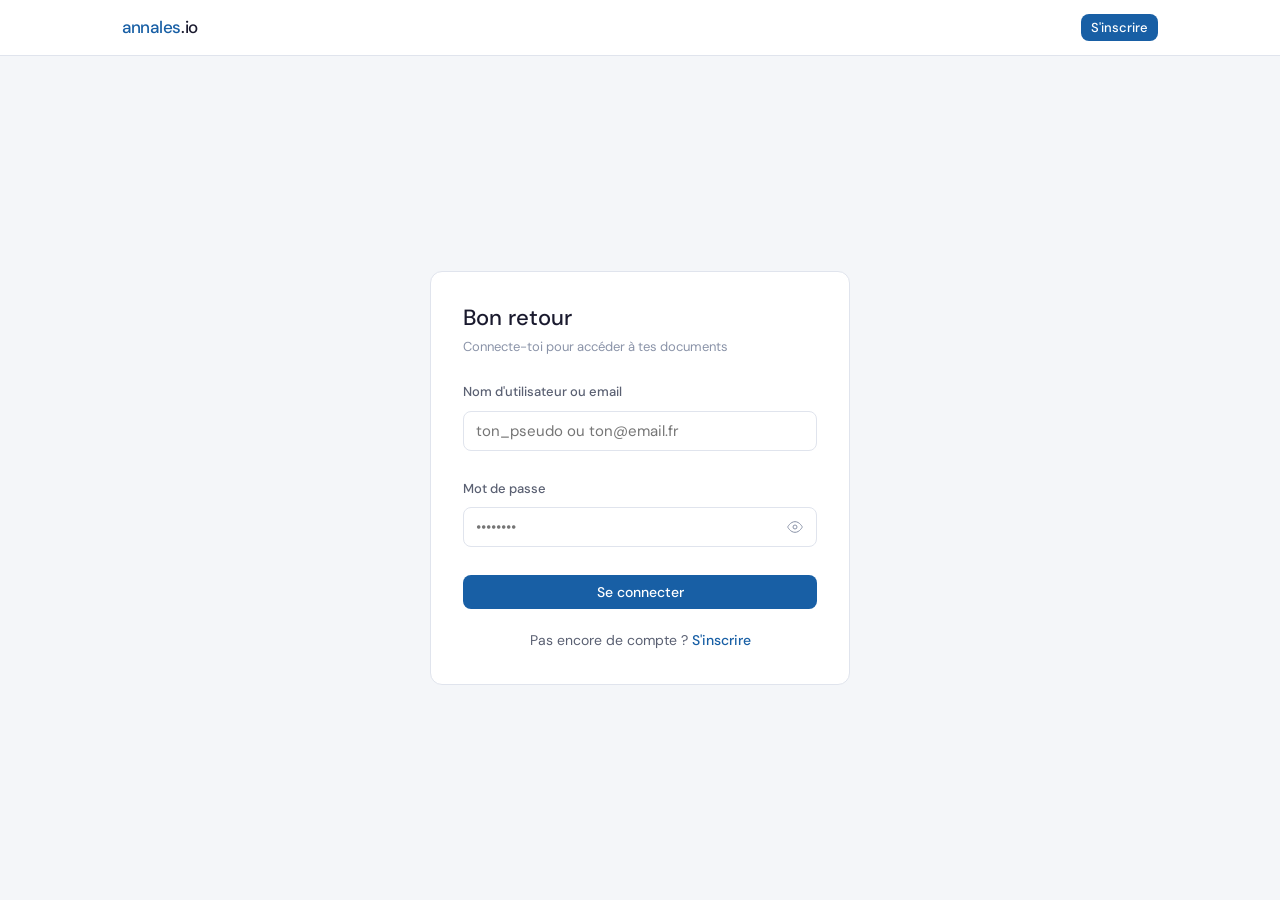
<file: frontend/upload.html>
<!-- upload.html -->
<!DOCTYPE html>
<html lang="fr">
<head>
    <meta charset="UTF-8">
    <meta name="viewport" content="width=device-width, initial-scale=1.0">
    <title>Uploader — Annales.io</title>
    <link rel="stylesheet" href="css/base.css">
</head>
<body data-api="http://localhost:8080">

    <nav class="navbar">
        <div class="navbar-inner">
            <a href="index.html" class="navbar-logo">annales<span>.io</span></a>
            <div class="navbar-links">
                <a href="index.html" class="navbar-link">← Retour</a>
                <a href="profile.html" class="navbar-link"
                   data-auth id="nav-username">Mon profil</a>
                <a href="admin.html" class="navbar-link" data-admin>Admin</a>
                <button class="btn btn-secondary btn-sm"
                        data-auth onclick="logout()">
                    Déconnexion
                </button>
            </div>
        </div>
    </nav>

    <main>
        <div class="container">
            <div class="upload-layout">

                <!-- COLONNE GAUCHE — formulaire -->
                <div class="upload-form-col">

                    <div style="margin-bottom:var(--space-6)">
                        <h2>Partager un document</h2>
                        <p class="text-muted" style="margin-top:4px">
                            Tu gagnes 10 points à l'upload,
                            +1 point par téléchargement reçu.
                        </p>
                    </div>

                    <form id="upload-form" novalidate>

                        <!-- ZONE DE DÉPÔT FICHIER
                             L'input type="file" natif est caché —
                             on le déclenche via un clic sur la zone stylée -->
                        <div class="drop-zone" id="drop-zone">
                            <input
                                type="file"
                                id="file-input"
                                accept=".pdf,.doc,.docx,.ppt,.pptx,.png,.jpg,.jpeg"
                                style="display:none"
                            >
                            <!-- Icône upload SVG inline -->
                            <svg class="drop-icon" viewBox="0 0 24 24"
                                 fill="none" stroke="currentColor"
                                 stroke-width="1.5">
                                <path d="M21 15v4a2 2 0 01-2 2H5a2 2 0
                                         01-2-2v-4"/>
                                <polyline points="17 8 12 3 7 8"/>
                                <line x1="12" y1="3" x2="12" y2="15"/>
                            </svg>
                            <p class="drop-label">
                                Glisse ton fichier ici ou
                                <span class="link">clique pour choisir</span>
                            </p>
                            <p class="text-muted text-sm">
                                PDF, Word, PowerPoint, images — max 50 Mo
                            </p>
                        </div>

                        <!-- Aperçu du fichier sélectionné — caché par défaut -->
                        <div class="file-preview" id="file-preview"
                             style="display:none">
                            <div class="file-preview-icon">
                                <svg viewBox="0 0 24 24" fill="none"
                                     stroke="currentColor" stroke-width="1.5">
                                    <path d="M14 2H6a2 2 0 00-2 2v16a2 2 0
                                             002 2h12a2 2 0 002-2V8z"/>
                                    <polyline points="14 2 14 8 20 8"/>
                                </svg>
                            </div>
                            <div class="file-preview-info">
                                <span class="file-preview-name"
                                      id="preview-name"></span>
                                <span class="text-muted text-sm"
                                      id="preview-size"></span>
                            </div>
                            <!-- Bouton pour changer le fichier -->
                            <button type="button"
                                    class="btn btn-secondary btn-sm"
                                    id="btn-change-file">
                                Changer
                            </button>
                        </div>

                        <div class="form-group">
                            <label class="form-label" for="title">
                                Titre du document
                            </label>
                            <input
                                type="text"
                                id="title"
                                class="form-input"
                                placeholder="Ex : Examen final maths 2023"
                                required
                            >
                            <span class="form-error" id="title-error"></span>
                        </div>

                        <div class="form-row">
                            <div class="form-group">
                                <label class="form-label" for="doc-type">
                                    Type
                                </label>
                                <select id="doc-type" class="form-select"
                                        required>
                                    <option value="">Choisir…</option>
                                    <option value="exam">Examen</option>
                                    <option value="td">TD</option>
                                    <option value="cours">Cours</option>
                                    <option value="tp">TP</option>
                                    <option value="autre">Autre</option>
                                </select>
                                <span class="form-error"
                                      id="type-error"></span>
                            </div>

                            <div class="form-group">
                                <label class="form-label" for="doc-year">
                                    Année
                                    <span class="badge-optional">
                                        optionnel
                                    </span>
                                </label>
                                <select id="doc-year" class="form-select">
                                    <option value="">Année…</option>
                                </select>
                            </div>
                        </div>

                        <div class="form-row">
                            <div class="form-group">
                                <label class="form-label" for="doc-school">
                                    École
                                    <span class="badge-optional">
                                        optionnel
                                    </span>
                                </label>
                                <select id="doc-school" class="form-select">
                                    <option value="">Choisir…</option>
                                </select>
                            </div>

                            <div class="form-group">
                                <label class="form-label" for="doc-subject">
                                    Matière
                                    <span class="badge-optional">
                                        optionnel
                                    </span>
                                </label>
                                <select id="doc-subject" class="form-select"
                                        disabled>
                                    <option value="">
                                        Choisir une école d'abord
                                    </option>
                                </select>
                            </div>
                        </div>

                        <div class="form-group">
                            <label class="form-label" for="description">
                                Description
                                <span class="badge-optional">optionnel</span>
                            </label>
                            <textarea
                                id="description"
                                class="form-textarea"
                                placeholder="Décris le contenu : année de cours, corrigé inclus, professeur…"
                                rows="3"
                            ></textarea>
                        </div>

                        <div class="form-alert" id="form-alert"></div>

                        <!-- BARRE DE PROGRESSION — cachée avant l'upload -->
                        <div class="progress-wrap" id="progress-wrap"
                             style="display:none">
                            <div class="progress-header">
                                <span class="text-sm"
                                      id="progress-label">
                                    Upload en cours…
                                </span>
                                <span class="text-sm font-medium"
                                      id="progress-pct">0%</span>
                            </div>
                            <div class="progress-bar">
                                <div class="progress-fill"
                                     id="progress-fill"></div>
                            </div>
                        </div>

                        <button type="submit"
                                class="btn btn-primary btn-full"
                                id="submit-btn"
                                disabled>
                            Uploader le document
                        </button>

                    </form>
                </div>

                <!-- COLONNE DROITE — conseils -->
                <aside class="upload-tips-col">

                    <div class="card">
                        <p class="sidebar-title">Conseils</p>
                        <ul class="tips-list">
                            <li>Choisis un titre clair qui décrit
                                le contenu</li>
                            <li>Précise l'année pour aider les
                                étudiants à trouver</li>
                            <li>Un corrigé inclus ? Mentionne-le
                                dans la description</li>
                            <li>Les documents approuvés par la
                                communauté remontent en priorité</li>
                        </ul>
                    </div>

                    <div class="card">
                        <p class="sidebar-title">Formats acceptés</p>
                        <div class="formats-grid">
                            <span class="format-pill">PDF</span>
                            <span class="format-pill">Word</span>
                            <span class="format-pill">PowerPoint</span>
                            <span class="format-pill">Images</span>
                        </div>
                        <p class="text-muted text-sm"
                           style="margin-top:var(--space-3)">
                            Taille max : 50 Mo
                        </p>
                    </div>

                    <div class="card">
                        <p class="sidebar-title">Points gagnés</p>
                        <div class="points-table">
                            <div class="points-row">
                                <span>Upload</span>
                                <span class="points-val">+10 pts</span>
                            </div>
                            <div class="points-row">
                                <span>Par téléchargement reçu</span>
                                <span class="points-val">+1 pt</span>
                            </div>
                            <div class="points-row">
                                <span>Par commentaire posté</span>
                                <span class="points-val">+2 pts</span>
                            </div>
                        </div>
                    </div>

                </aside>
            </div>
        </div>
    </main>

    <script src="js/api.js"></script>
    <script src="js/auth.js"></script>
    <script src="js/pages/upload.js"></script>

</body>
</html>
</file>
<file: frontend/css/base.css>
/* ============================================================
   VARIABLES GLOBALES
   Toutes les couleurs, espacements et polices du site.
   Modifier ici = modifier partout.
   ============================================================ */

@import url('https://fonts.googleapis.com/css2?family=DM+Sans:ital,opsz,wght@0,9..40,400;0,9..40,500;1,9..40,400&display=swap');

:root {
    /* Couleurs principales */
    --blue-50:  #E6F1FB;   /* fond très léger, badges info */
    --blue-100: #B5D4F4;   /* bordures légères */
    --blue-400: #378ADD;   /* hover sur éléments bleus */
    --blue-600: #185FA5;   /* couleur accent principale */
    --blue-800: #0C447C;   /* texte sur fond bleu clair */

    /* Neutres — toute la hiérarchie de gris */
    --gray-0:   #FFFFFF;   /* blanc pur — cartes */
    --gray-50:  #F4F6F9;   /* fond de page */
    --gray-100: #EEF0F4;   /* hover sur éléments neutres */
    --gray-200: #E0E4ED;   /* bordures */
    --gray-400: #8A93A8;   /* texte secondaire, meta */
    --gray-600: #5A6072;   /* texte corps */
    --gray-900: #1A1A2E;   /* texte principal */

    /* Couleurs sémantiques — status, tags */
    --red-50:   #FCEBEB;
    --red-700:  #A32D2D;
    --green-50: #EAF3DE;
    --green-700:#3B6D11;
    --amber-50: #FAEEDA;
    --amber-700:#854F0B;
    --purple-50:#EEEDFE;
    --purple-700:#534AB7;
    --teal-50:  #E1F5EE;
    --teal-700: #0F6E56;

    /* Typographie */
    --font: 'DM Sans', system-ui, sans-serif;

    /* Espacements — on utilise une échelle cohérente */
    --space-1:  4px;
    --space-2:  8px;
    --space-3:  12px;
    --space-4:  16px;
    --space-5:  20px;
    --space-6:  24px;
    --space-8:  32px;
    --space-10: 40px;
    --space-12: 48px;

    /* Rayons de bordure */
    --radius-sm: 6px;
    --radius-md: 8px;
    --radius-lg: 12px;
    --radius-xl: 16px;
    --radius-full: 9999px;  /* cercle parfait ou pill */

    /* Bordures */
    --border: 0.5px solid var(--gray-200);

    /* Transitions */
    --transition: 150ms ease;

    /* Largeur max du contenu */
    --max-width: 1100px;

    /* Hauteur de la navbar */
    --nav-height: 56px;
}

/* ============================================================
   RESET
   Neutralise les comportements par défaut des navigateurs.
   ============================================================ */

/* Le sélecteur * cible tous les éléments sans exception.
   box-sizing: border-box → padding et border inclus dans width/height.
   Sans ça : width:200px + padding:20px = 240px réels (contre-intuitif).
   Avec ça  : width:200px + padding:20px = 200px réels (intuitif). */
*, *::before, *::after {
    box-sizing: border-box;
    margin: 0;
    padding: 0;
}

/* scroll-behavior: smooth → les ancres (#section) défilent en douceur
   au lieu de sauter brutalement */
html {
    scroll-behavior: smooth;
}

/* line-height: 1.6 → interligne = 1.6× la taille de police.
   -webkit-font-smoothing → antialiasing sur macOS/Chrome, texte plus fin.
   color et background centralisés ici pour tout le document. */
body {
    font-family: var(--font);
    font-size: 15px;
    line-height: 1.6;
    color: var(--gray-900);
    background: var(--gray-50);
    -webkit-font-smoothing: antialiased;
}

/* Les images ne dépassent jamais leur conteneur.
   display: block supprime l'espace parasite sous les images
   (les images sont inline par défaut, ce qui laisse un gap). */
img {
    max-width: 100%;
    display: block;
}

/* Les liens n'ont pas de soulignement par défaut —
   on les stylera explicitement dans chaque composant. */
a {
    color: inherit;
    text-decoration: none;
}

/* Les listes n'ont pas de puces par défaut —
   idem, on les stylera au cas par cas. */
ul, ol {
    list-style: none;
}

/* Les boutons héritent de la police du body.
   Par défaut, les boutons ont leur propre police système
   ce qui crée des incohérences visuelles. */
button, input, select, textarea {
    font-family: var(--font);
    font-size: inherit;
}

/* ============================================================
   TYPOGRAPHIE
   Hiérarchie visuelle des titres et textes.
   ============================================================ */

h1, h2, h3, h4 {
    font-weight: 500;    /* DM Sans 500 = medium, pas trop gras */
    line-height: 1.3;    /* interligne plus serré pour les titres */
    color: var(--gray-900);
}

h1 { font-size: 28px; }
h2 { font-size: 22px; }
h3 { font-size: 18px; }
h4 { font-size: 15px; }

/* La classe .text-muted rend le texte gris secondaire.
   Utile pour les métadonnées, dates, auteurs... */
.text-muted {
    color: var(--gray-400);
    font-size: 13px;
}

.text-sm   { font-size: 13px; }
.text-xs   { font-size: 11px; }
.font-medium { font-weight: 500; }

/* ============================================================
   LAYOUT — structure de page
   ============================================================ */

/* .container centre le contenu et lui donne une largeur max.
   margin: 0 auto → marges automatiques gauche+droite = centrage.
   padding: 0 var(--space-8) → respiration sur les bords en mobile. */
.container {
    max-width: var(--max-width);
    margin: 0 auto;
    padding: 0 var(--space-8);
}

/* ============================================================
   NAVBAR
   position: sticky → reste en haut lors du scroll.
   top: 0 → collé au sommet.
   z-index: 100 → passe au-dessus de tout le reste.
   border-bottom → séparation visuelle fine avec le contenu.
   ============================================================ */
.navbar {
    position: sticky;
    top: 0;
    z-index: 100;
    height: var(--nav-height);
    background: var(--gray-0);
    border-bottom: var(--border);
    display: flex;
    align-items: center;        /* centre verticalement */
}

/* display: flex sur .navbar-inner aligne logo + liens côte à côte.
   justify-content: space-between → logo à gauche, liens à droite. */
.navbar-inner {
    width: 100%;
    max-width: var(--max-width);
    margin: 0 auto;
    padding: 0 var(--space-8);
    display: flex;
    align-items: center;
    justify-content: space-between;
}

.navbar-logo {
    font-size: 17px;
    font-weight: 500;
    color: var(--blue-600);
    letter-spacing: -0.3px;
}

.navbar-logo span {
    color: var(--gray-900);
}

/* gap: var(--space-6) → espace entre chaque lien.
   Remplace les vieux margin-right sur chaque élément. */
.navbar-links {
    display: flex;
    align-items: center;
    gap: var(--space-6);
}

.navbar-link {
    font-size: 14px;
    color: var(--gray-600);
    transition: color var(--transition);
}

.navbar-link:hover,
.navbar-link.active {
    color: var(--blue-600);
    font-weight: 500;
}

/* ============================================================
   CARTES
   background blanc sur fond gris → élévation visuelle sans ombre.
   ============================================================ */
.card {
    background: var(--gray-0);
    border: var(--border);
    border-radius: var(--radius-lg);
    padding: var(--space-4) var(--space-5);
}

/* .card-hover ajoute une interaction au survol.
   cursor: pointer → le curseur devient une main.
   transition sur border-color → changement de bordure progressif
   au lieu d'un saut brutal. */
.card-hover {
    cursor: pointer;
    transition: border-color var(--transition);
}

.card-hover:hover {
    border-color: var(--blue-100);
}

/* ============================================================
   BOUTONS
   ============================================================ */

/* Styles communs à tous les boutons.
   display: inline-flex → permet align-items pour centrer
   le texte et les icônes verticalement.
   cursor: pointer → le curseur devient une main.
   white-space: nowrap → le texte ne passe pas à la ligne. */
.btn {
    display: inline-flex;
    align-items: center;
    gap: var(--space-2);
    padding: 8px var(--space-4);
    border-radius: var(--radius-md);
    font-size: 14px;
    font-weight: 500;
    cursor: pointer;
    border: var(--border);
    transition: background var(--transition), border-color var(--transition);
    white-space: nowrap;
}

/* Bouton principal — fond bleu, texte blanc.
   border: none car pas besoin de bordure sur fond coloré. */
.btn-primary {
    background: var(--blue-600);
    color: var(--gray-0);
    border: none;
}

.btn-primary:hover {
    background: var(--blue-400);
}

/* Bouton secondaire — fond transparent, bordure visible.
   Utilisé pour les actions moins importantes. */
.btn-secondary {
    background: transparent;
    color: var(--gray-900);
}

.btn-secondary:hover {
    background: var(--gray-100);
}

/* Bouton danger — pour les actions destructives (supprimer). */
.btn-danger {
    background: transparent;
    color: var(--red-700);
    border-color: var(--red-700);
}

.btn-danger:hover {
    background: var(--red-50);
}

.btn-sm {
    padding: 5px 10px;
    font-size: 13px;
}

.btn-full {
    width: 100%;
    justify-content: center;
}

/* ============================================================
   FORMULAIRES
   ============================================================ */

.form-group {
    display: flex;
    flex-direction: column;  /* label au-dessus, input en-dessous */
    gap: var(--space-2);
    margin-bottom: var(--space-4);
}

.form-label {
    font-size: 13px;
    font-weight: 500;
    color: var(--gray-600);
}

/* outline: none → supprime le contour bleu natif du navigateur
   (on le remplace par notre propre focus ring).
   transition sur border-color → changement progressif au focus. */
.form-input,
.form-select,
.form-textarea {
    width: 100%;
    padding: 9px var(--space-3);
    background: var(--gray-0);
    border: var(--border);
    border-radius: var(--radius-md);
    color: var(--gray-900);
    outline: none;
    transition: border-color var(--transition);
}

/* :focus → état quand l'élément est sélectionné (clic ou tab).
   On remplace le contour par défaut du navigateur par
   une bordure bleue plus cohérente avec notre design. */
.form-input:focus,
.form-select:focus,
.form-textarea:focus {
    border-color: var(--blue-600);
}

.form-textarea {
    resize: vertical;   /* l'utilisateur peut redimensionner verticalement */
    min-height: 100px;
}

/* Message d'erreur sous un champ */
.form-error {
    font-size: 12px;
    color: var(--red-700);
    margin-top: var(--space-1);
}

/* ============================================================
   TAGS / BADGES
   display: inline-flex pour centrer le texte.
   border-radius: var(--radius-sm) → légèrement arrondi, pas pill.
   ============================================================ */
.tag {
    display: inline-flex;
    align-items: center;
    padding: 2px 8px;
    border-radius: var(--radius-sm);
    font-size: 11px;
    font-weight: 500;
}

.tag-exam   { background: var(--red-50);    color: var(--red-700);    }
.tag-cours  { background: var(--green-50);  color: var(--green-700);  }
.tag-td     { background: var(--amber-50);  color: var(--amber-700);  }
.tag-tp     { background: var(--purple-50); color: var(--purple-700); }
.tag-autre  { background: var(--gray-100);  color: var(--gray-600);   }

.badge {
    display: inline-flex;
    align-items: center;
    padding: 3px 10px;
    border-radius: var(--radius-full);  /* pill */
    font-size: 12px;
    font-weight: 500;
}

.badge-blue   { background: var(--blue-50);   color: var(--blue-800);   }
.badge-info   { background: var(--teal-50);   color: var(--teal-700);   }
.badge-done   { background: var(--green-50);  color: var(--green-700);  }
.badge-rejected { background: var(--red-50);  color: var(--red-700);    }
.badge-planned  { background: var(--amber-50);color: var(--amber-700);  }

/* ============================================================
   AVATAR — cercle avec initiales
   ============================================================ */
.avatar {
    display: flex;
    align-items: center;
    justify-content: center;
    border-radius: var(--radius-full);
    font-weight: 500;
    flex-shrink: 0;  /* ne rétrécit pas dans un flex container */
    background: var(--blue-50);
    color: var(--blue-800);
}

.avatar-sm { width: 28px; height: 28px; font-size: 11px; }
.avatar-md { width: 36px; height: 36px; font-size: 13px; }
.avatar-lg { width: 48px; height: 48px; font-size: 16px; }

/* ============================================================
   ÉTOILES DE NOTATION
   ============================================================ */
.stars {
    color: var(--amber-700);
    font-size: 13px;
    letter-spacing: 1px;
}

/* ============================================================
   PAGINATION
   ============================================================ */
.pagination {
    display: flex;
    gap: var(--space-2);
    align-items: center;
    padding: var(--space-6) 0;
}

.pg-btn {
    width: 32px;
    height: 32px;
    border-radius: var(--radius-md);
    border: var(--border);
    background: var(--gray-0);
    color: var(--gray-600);
    font-size: 13px;
    cursor: pointer;
    display: flex;
    align-items: center;
    justify-content: center;
    transition: background var(--transition), border-color var(--transition);
}

.pg-btn:hover    { background: var(--gray-100); }
.pg-btn.active   { background: var(--blue-600); color: var(--gray-0); border-color: var(--blue-600); }
.pg-btn:disabled { opacity: 0.4; cursor: not-allowed; }

/* ============================================================
   MESSAGES D'ÉTAT — vide, erreur, chargement
   ============================================================ */
.state-empty,
.state-error,
.state-loading {
    display: flex;
    flex-direction: column;
    align-items: center;
    justify-content: center;
    padding: var(--space-12) var(--space-8);
    color: var(--gray-400);
    font-size: 14px;
    text-align: center;
    gap: var(--space-3);
}

/* ============================================================
   UTILITAIRES — classes réutilisables partout
   ============================================================ */

/* Flexbox shortcuts */
.flex          { display: flex; }
.flex-col      { display: flex; flex-direction: column; }
.items-center  { align-items: center; }
.justify-between { justify-content: space-between; }
.gap-2  { gap: var(--space-2); }
.gap-3  { gap: var(--space-3); }
.gap-4  { gap: var(--space-4); }

/* Espacements */
.mt-4  { margin-top: var(--space-4); }
.mt-6  { margin-top: var(--space-6); }
.mb-4  { margin-bottom: var(--space-4); }
.mb-6  { margin-bottom: var(--space-6); }

/* Truncate — texte tronqué avec "..."
   Les trois propriétés sont toutes nécessaires ensemble :
   overflow: hidden → cache ce qui dépasse
   white-space: nowrap → force sur une ligne
   text-overflow: ellipsis → ajoute "..." à la fin */
.truncate {
    overflow: hidden;
    white-space: nowrap;
    text-overflow: ellipsis;
}

/* Divider — ligne de séparation horizontale */
.divider {
    height: 0.5px;
    background: var(--gray-200);
    margin: var(--space-4) 0;
}

/* Spinner de chargement — animation CSS pure.
   border-radius: 50% → cercle.
   border → anneau gris sauf un côté bleu.
   animation → tourne en continu. */
.spinner {
    width: 24px;
    height: 24px;
    border-radius: 50%;
    border: 2px solid var(--gray-200);
    border-top-color: var(--blue-600);
    animation: spin 0.7s linear infinite;
}

@keyframes spin {
    to { transform: rotate(360deg); }
}

/* Toast — notification temporaire en bas de page.
   position: fixed → reste en bas même en scrollant.
   transform: translateY → animation d'apparition depuis le bas.
   Les classes .show et .error sont ajoutées via JS. */
.toast {
    position: fixed;
    bottom: var(--space-6);
    left: 50%;
    transform: translateX(-50%) translateY(calc(100% + var(--space-6)));
    background: var(--gray-900);
    color: var(--gray-0);
    padding: 10px var(--space-5);
    border-radius: var(--radius-md);
    font-size: 14px;
    z-index: 1000;
    transition: transform 0.25s ease;
    white-space: nowrap;
}

.toast.show {
    transform: translateX(-50%) translateY(0);
}

.toast.error {
    background: var(--red-700);
}

/* ============================================================
   STYLES SPÉCIFIQUES — index.html
   À ajouter à la fin de base.css
   ============================================================ */

/* HERO */
.hero {
    padding: var(--space-12) 0 var(--space-8);
    display: flex;
    flex-direction: column;
    gap: var(--space-3);
}

/* BARRE DE FILTRES
   flex-wrap: wrap → si les filtres ne tiennent pas sur une ligne
   ils passent à la ligne suivante automatiquement */
.filters-bar {
    display: flex;
    align-items: center;
    gap: var(--space-3);
    flex-wrap: wrap;
    padding-bottom: var(--space-5);
    border-bottom: var(--border);
    margin-bottom: var(--space-5);
}

/* PILLS de type — même style que les badges mais cliquables */
.type-pills {
    display: flex;
    gap: var(--space-2);
    flex-wrap: wrap;
}

.pill {
    padding: 5px 14px;
    border-radius: var(--radius-full);
    border: var(--border);
    background: var(--gray-0);
    color: var(--gray-600);
    font-size: 13px;
    font-weight: 500;
    cursor: pointer;
    transition: background var(--transition),
                color var(--transition),
                border-color var(--transition);
}

.pill:hover  { background: var(--gray-100); }

/* .active est ajouté/retiré par JS au clic */
.pill.active {
    background: var(--blue-600);
    color: var(--gray-0);
    border-color: var(--blue-600);
}

/* ============================================================
   PANNEAU LATÉRAL — index.html
   ============================================================ */

/* Override du page-layout pour supporter le panneau.
   On remplace la grille fixe par une grille dynamique
   contrôlée par JS via les classes .no-panel / .with-panel */
.page-layout {
    display: grid;
    grid-template-columns: minmax(0, 1fr) 0px;
    gap: var(--space-6);
    align-items: start;
    transition: grid-template-columns 0.25s ease;
}

.page-layout.with-panel {
    grid-template-columns: minmax(0, 1fr) 280px;
}

.list-col { min-width: 0; }

/* PANNEAU */
.detail-panel {
    overflow: hidden;
    /* sticky — reste visible en scrollant */
    position: sticky;
    top: calc(var(--nav-height) + var(--space-4));
    max-height: calc(100vh - var(--nav-height) - var(--space-8));
    border-radius: var(--radius-lg);
    opacity: 0;
    transition: opacity 0.2s ease;
    pointer-events: none;
}

.page-layout.with-panel .detail-panel {
    opacity: 1;
    pointer-events: all;
}

.detail-panel-inner {
    background: var(--gray-0);
    border: var(--border);
    border-radius: var(--radius-lg);
    height: 100%;
    overflow-y: auto;
    padding: var(--space-4) var(--space-5);
    display: flex;
    flex-direction: column;
    gap: var(--space-3);
}

.detail-panel-header {
    display: flex;
    align-items: flex-start;
    gap: var(--space-2);
    justify-content: space-between;
}

.panel-close-btn {
    background: none;
    border: none;
    color: var(--gray-400);
    cursor: pointer;
    font-size: 16px;
    padding: 2px;
    flex-shrink: 0;
    line-height: 1;
    transition: color var(--transition);
}

.panel-close-btn:hover { color: var(--gray-900); }

.detail-panel-meta {
    display: flex;
    flex-wrap: wrap;
    gap: var(--space-2);
    font-size: 12px;
    color: var(--gray-400);
}

.detail-panel-stars {
    font-size: 12px;
    color: var(--amber-700);
}

.detail-panel-desc {
    font-size: 13px;
    color: var(--gray-600);
    line-height: 1.6;
}

.panel-actions {
    display: flex;
    flex-direction: column;
    gap: var(--space-2);
}

/* Commentaires résumés dans le panneau */
.panel-comment {
    display: flex;
    gap: var(--space-2);
    align-items: flex-start;
    margin-bottom: var(--space-3);
}

.panel-comment-body {
    font-size: 12px;
    color: var(--gray-600);
    line-height: 1.5;
}

.panel-comment-user {
    font-weight: 500;
    color: var(--gray-900);
}

/* ============================================================
   VIEWER OVERLAY
   position: fixed → couvre toute la fenêtre
   inset: 0 → top/right/bottom/left = 0
   ============================================================ */
.viewer-overlay {
    position: fixed;
    inset: 0;
    background: rgba(0, 0, 0, 0.5);
    display: flex;
    align-items: center;
    justify-content: center;
    z-index: 500;
    padding: var(--space-4);
    opacity: 0;
    pointer-events: none;
    transition: opacity 0.2s ease;
}

.viewer-overlay.open {
    opacity: 1;
    pointer-events: all;
}

.viewer-modal {
    background: var(--gray-0);
    border-radius: var(--radius-lg);
    width: 100%;
    max-width: 760px;
    max-height: 85vh;
    display: flex;
    flex-direction: column;
    overflow: hidden;
    transform: scale(0.96);
    transition: transform 0.2s ease;
}

.viewer-overlay.open .viewer-modal {
    transform: scale(1);
}

.viewer-toolbar {
    display: flex;
    justify-content: space-between;
    align-items: center;
    padding: var(--space-3) var(--space-5);
    border-bottom: var(--border);
    flex-shrink: 0;
}

.viewer-modal-title {
    font-size: 14px;
    font-weight: 500;
    color: var(--gray-900);
    white-space: nowrap;
    overflow: hidden;
    text-overflow: ellipsis;
    max-width: 600px;
}

.viewer-close-btn {
    background: none;
    border: none;
    font-size: 18px;
    color: var(--gray-400);
    cursor: pointer;
    padding: 2px;
    line-height: 1;
    flex-shrink: 0;
    transition: color var(--transition);
}

.viewer-close-btn:hover { color: var(--gray-900); }

/* Zone d'affichage du contenu — prend tout l'espace dispo */
.viewer-body {
    flex: 1;
    overflow: hidden;
    background: var(--gray-50);
    position: relative;
}

/* iframe PDF — pleine taille dans le viewer */
.viewer-body iframe {
    width: 100%;
    height: 100%;
    border: none;
    min-height: 500px;
}

/* Image dans le viewer */
.viewer-body img {
    max-width: 100%;
    max-height: 100%;
    object-fit: contain;
    margin: auto;
    display: block;
    padding: var(--space-4);
}

/* Message format non supporté */
.viewer-unsupported {
    display: flex;
    flex-direction: column;
    align-items: center;
    justify-content: center;
    height: 200px;
    gap: var(--space-3);
    color: var(--gray-400);
    font-size: 14px;
}

.viewer-footer {
    display: flex;
    justify-content: space-between;
    align-items: center;
    padding: var(--space-3) var(--space-5);
    border-top: var(--border);
    flex-shrink: 0;
}

/* CARTE DOCUMENT */
.doc-card {
    display: flex;
    align-items: flex-start;
    gap: var(--space-4);
    margin-bottom: var(--space-3);
}

/* Icône PDF à gauche de la carte */
.doc-icon {
    width: 40px;
    height: 40px;
    border-radius: var(--radius-md);
    background: var(--blue-50);
    display: flex;
    align-items: center;
    justify-content: center;
    flex-shrink: 0;
    /* flex-shrink: 0 → l'icône ne rétrécit jamais,
       même si le texte à côté est très long */
}

.doc-icon svg {
    width: 20px;
    height: 20px;
    stroke: var(--blue-600);
    fill: none;
    stroke-width: 1.5;
}

/* Partie centrale de la carte — titre + meta */
.doc-body {
    flex: 1;       /* prend tout l'espace disponible */
    min-width: 0;  /* nécessaire pour que .truncate fonctionne
                      dans un enfant flex — sans ça le flex item
                      ne rétrécit pas et le texte déborde */
}

.doc-title {
    font-size: 14px;
    font-weight: 500;
    color: var(--gray-900);
    margin-bottom: var(--space-1);
}

/* flex-wrap: wrap → les métadonnées passent à la ligne
   si la carte est trop étroite */
.doc-meta {
    display: flex;
    align-items: center;
    gap: var(--space-3);
    flex-wrap: wrap;
    font-size: 12px;
    color: var(--gray-400);
}

/* Partie droite de la carte — note + téléchargements */
.doc-right {
    display: flex;
    flex-direction: column;
    align-items: flex-end;
    gap: var(--space-1);
    flex-shrink: 0;
}

/* SIDEBAR */
.sidebar {
    display: flex;
    flex-direction: column;
    gap: var(--space-4);
    /* position: sticky → la sidebar reste visible en scrollant.
       top = nav-height + un peu d'espace */
    position: sticky;
    top: calc(var(--nav-height) + var(--space-4));
}

.sidebar-title {
    font-size: 11px;
    font-weight: 500;
    color: var(--gray-400);
    text-transform: uppercase;
    letter-spacing: 0.5px;
    margin-bottom: var(--space-3);
}

/* Ligne du leaderboard */
.lb-row {
    display: flex;
    align-items: center;
    gap: var(--space-3);
    margin-bottom: var(--space-3);
}

.lb-rank {
    font-size: 12px;
    font-weight: 500;
    color: var(--gray-400);
    width: 16px;
    text-align: center;
}

.lb-rank.gold   { color: var(--amber-700); }
.lb-rank.silver { color: var(--gray-400);  }
.lb-rank.bronze { color: #9C6B3C;          }

.lb-name {
    flex: 1;
    font-size: 13px;
    color: var(--gray-900);
}

.lb-pts {
    font-size: 12px;
    font-weight: 500;
    color: var(--blue-600);
}

/* Ligne stat globale */
.stat-row {
    display: flex;
    justify-content: space-between;
    align-items: center;
    padding: var(--space-2) 0;
    border-bottom: var(--border);
    font-size: 13px;
}

.stat-row:last-child { border-bottom: none; }

.stat-label { color: var(--gray-600); }
.stat-val   { font-weight: 500; color: var(--gray-900); }

/* ============================================================
   STYLES AUTH — login.html + register.html
   ============================================================ */

/* Centrage vertical et horizontal de la page.
   min-height: calc(100vh - nav-height) → prend toute la hauteur
   disponible sous la navbar.
   100vh = 100% de la hauteur de la fenêtre du navigateur. */
.auth-container {
    min-height: calc(100vh - var(--nav-height));
    display: flex;
    align-items: center;      /* centre verticalement */
    justify-content: center;  /* centre horizontalement */
    padding: var(--space-8);
}

/* La carte du formulaire — largeur max contrainte.
   width: 100% + max-width → s'adapte aux petits écrans
   mais ne dépasse jamais 420px sur grand écran. */
.auth-card {
    width: 100%;
    max-width: 420px;
    padding: var(--space-8);
}

.auth-header {
    margin-bottom: var(--space-6);
}

.auth-header h2 {
    margin-bottom: var(--space-1);
}

/* Lien texte — couleur bleue, hover souligné */
.link {
    color: var(--blue-600);
    font-weight: 500;
    transition: opacity var(--transition);
}

.link:hover { opacity: 0.8; }

.auth-footer {
    text-align: center;
    margin-top: var(--space-5);
    font-size: 14px;
    color: var(--gray-600);
}

/* Wrapper input + bouton oeil superposé.
   position: relative → le bouton absolu se positionne
   par rapport à ce conteneur, pas par rapport à la page. */
.input-wrapper {
    position: relative;
}

/* Bouton toggle password — positionné en absolu
   à droite du champ.
   transform: translateY(-50%) + top: 50% → centrage vertical
   parfait sans connaître la hauteur du champ. */
.input-eye {
    position: absolute;
    right: 10px;
    top: 50%;
    transform: translateY(-50%);
    background: none;
    border: none;
    cursor: pointer;
    color: var(--gray-400);
    padding: 4px;
    display: flex;
    align-items: center;
    transition: color var(--transition);
}

.input-eye:hover { color: var(--gray-900); }

.input-eye svg {
    width: 16px;
    height: 16px;
}

/* Padding-right sur l'input pour ne pas
   que le texte passe sous le bouton oeil */
.input-wrapper .form-input {
    padding-right: 40px;
}

/* Alerte globale de formulaire —
   cachée par défaut (height: 0, overflow: hidden)
   JS ajoute .visible pour l'afficher avec une transition. */
.form-alert {
    border-radius: var(--radius-md);
    font-size: 13px;
    overflow: hidden;
    max-height: 0;
    transition: max-height 0.2s ease, padding 0.2s ease;
}

.form-alert.visible {
    max-height: 80px;
    padding: var(--space-3) var(--space-4);
}

.form-alert.error {
    background: var(--red-50);
    color: var(--red-700);
}

.form-alert.success {
    background: var(--green-50);
    color: var(--green-700);
}

/* Indicateur de force du mot de passe */
.password-strength {
    display: flex;
    align-items: center;
    gap: var(--space-3);
    margin-top: var(--space-2);
}

/* Barre de fond grise — la fill bleue/verte/rouge
   s'élargit par-dessus selon la force */
.strength-bar {
    flex: 1;
    height: 3px;
    background: var(--gray-200);
    border-radius: var(--radius-full);
    overflow: hidden;
}

/* width et background sont animés via JS
   transition les rend progressifs */
.strength-fill {
    height: 100%;
    width: 0%;
    border-radius: var(--radius-full);
    transition: width 0.3s ease, background 0.3s ease;
}

.strength-label {
    font-size: 12px;
    color: var(--gray-400);
    min-width: 60px;
}

/* Badge "optionnel" inline dans un label */
.badge-optional {
    font-size: 11px;
    font-weight: 400;
    color: var(--gray-400);
    background: var(--gray-100);
    padding: 1px 6px;
    border-radius: var(--radius-full);
    margin-left: var(--space-2);
    vertical-align: middle;
}

/* Hint sous un champ — texte d'aide discret */
.form-hint {
    font-size: 12px;
    color: var(--gray-400);
    line-height: 1.5;
    margin-top: var(--space-1);
}

/* ============================================================
   STYLES SPÉCIFIQUES — document.html
   ============================================================ */

/* HEADER DOCUMENT
   Layout deux colonnes : infos à gauche, actions à droite.
   align-items: flex-start → les deux colonnes s'alignent
   en haut, pas étirées jusqu'en bas. */
.doc-header {
    display: flex;
    gap: var(--space-8);
    align-items: flex-start;
    padding: var(--space-8) 0 var(--space-6);
}

.doc-header-left  { flex: 1; min-width: 0; }

/* flex-direction: column → les boutons s'empilent verticalement.
   align-items: flex-start → boutons alignés à gauche de la colonne,
   pas étirés en pleine largeur. */
.doc-header-right {
    display: flex;
    flex-direction: column;
    gap: var(--space-2);
    align-items: flex-start;
    flex-shrink: 0;
    min-width: 160px;
}

/* Fil d'ariane — texte discret au-dessus du titre */
.breadcrumb {
    font-size: 13px;
    color: var(--gray-400);
    margin-bottom: var(--space-2);
}

.breadcrumb span + span::before {
    content: ' › ';
    margin: 0 var(--space-1);
}

.doc-header-meta {
    display: flex;
    align-items: center;
    gap: var(--space-3);
    flex-wrap: wrap;
    margin-top: var(--space-3);
}

.doc-description {
    margin-top: var(--space-4);
    color: var(--gray-600);
    font-size: 14px;
    line-height: 1.7;
}

/* STATS + VOTE */
.doc-stats {
    display: flex;
    align-items: center;
    justify-content: space-between;
    flex-wrap: wrap;
    gap: var(--space-4);
    padding: var(--space-4) 0;
}

.stats-counters {
    display: flex;
    gap: var(--space-4);
}

/* Petite pilule de stat : valeur en gros + label petit */
.stat-pill {
    display: flex;
    flex-direction: column;
    align-items: center;
    gap: 2px;
}

.stat-pill-val {
    font-size: 20px;
    font-weight: 500;
    color: var(--gray-900);
}

.stat-pill-label {
    font-size: 11px;
    color: var(--gray-400);
    text-transform: uppercase;
    letter-spacing: 0.5px;
}

/* Zone de vote */
.vote-zone {
    display: flex;
    align-items: center;
    gap: var(--space-3);
}

/* Étoiles cliquables — grandes et jaunes */
.star-rating {
    display: flex;
    gap: 2px;
}

/* Les boutons étoiles n'ont pas de style bouton —
   juste l'étoile elle-même est visible */
.star {
    background: none;
    border: none;
    font-size: 24px;
    color: var(--gray-200);
    cursor: pointer;
    padding: 0 2px;
    transition: color var(--transition), transform var(--transition);
    line-height: 1;
}

/* .active et .hover ajoutés par JS */
.star.active { color: var(--amber-700); }
.star.hover  { color: var(--amber-700); transform: scale(1.15); }

/* COMMENTAIRES */
.comments-section {
    padding: var(--space-6) 0 var(--space-12);
}

.comments-section h3 {
    margin-bottom: var(--space-5);
    display: flex;
    align-items: baseline;
    gap: var(--space-2);
}

/* Formulaire nouveau commentaire :
   avatar à gauche, textarea + bouton à droite */
.comment-form-wrap {
    display: flex;
    gap: var(--space-3);
    margin-bottom: var(--space-6);
    align-items: flex-start;
}

.comment-form-right { flex: 1; }

.comment-login-prompt {
    font-size: 14px;
    color: var(--gray-400);
    margin-bottom: var(--space-6);
}

/* UN COMMENTAIRE */
.comment {
    display: flex;
    gap: var(--space-3);
    margin-bottom: var(--space-4);
}

.comment-body { flex: 1; min-width: 0; }

.comment-header {
    display: flex;
    align-items: baseline;
    gap: var(--space-2);
    margin-bottom: var(--space-1);
}

.comment-username {
    font-size: 13px;
    font-weight: 500;
    color: var(--gray-900);
}

.comment-date {
    font-size: 12px;
    color: var(--gray-400);
}

.comment-content {
    font-size: 14px;
    color: var(--gray-600);
    line-height: 1.6;
}

/* Actions sous un commentaire : like, répondre, supprimer */
.comment-actions {
    display: flex;
    align-items: center;
    gap: var(--space-3);
    margin-top: var(--space-2);
}

.comment-action-btn {
    background: none;
    border: none;
    font-size: 12px;
    color: var(--gray-400);
    cursor: pointer;
    padding: 0;
    display: flex;
    align-items: center;
    gap: 4px;
    transition: color var(--transition);
}

.comment-action-btn:hover      { color: var(--gray-900); }
.comment-action-btn.liked      { color: var(--blue-600); }

/* Réponses — indentées à gauche par une bordure bleue */
.comment-replies {
    margin-top: var(--space-3);
    padding-left: var(--space-4);
    border-left: 2px solid var(--blue-50);
}

/* Formulaire de réponse inline — caché par défaut,
   affiché par JS au clic sur "Répondre" */
.reply-form {
    display: none;
    gap: var(--space-2);
    margin-top: var(--space-3);
    align-items: flex-start;
}

.reply-form.open { display: flex; }

/* MODAL SIGNALEMENT */
.modal-backdrop {
    position: fixed;
    inset: 0;           /* équivalent à top:0 right:0 bottom:0 left:0 */
    background: rgba(0, 0, 0, 0.4);
    display: flex;
    align-items: center;
    justify-content: center;
    z-index: 200;
    padding: var(--space-4);
}

.modal {
    width: 100%;
    max-width: 440px;
    padding: var(--space-6);
}

/* ============================================================
   STYLES SPÉCIFIQUES — upload.html
   ============================================================ */

.upload-layout {
    display: grid;
    grid-template-columns: minmax(0, 1fr) 260px;
    gap: var(--space-8);
    padding: var(--space-8) 0 var(--space-12);
    align-items: start;
}

.upload-form-col  { min-width: 0; }
.upload-tips-col  {
    display: flex;
    flex-direction: column;
    gap: var(--space-4);
    position: sticky;
    top: calc(var(--nav-height) + var(--space-4));
}

/* ZONE DE DÉPÔT
   border: 2px dashed → pointillés pour indiquer
   que c'est une zone interactive.
   transition sur background et border-color pour
   les états hover et drag-over. */
.drop-zone {
    border: 2px dashed var(--gray-200);
    border-radius: var(--radius-lg);
    padding: var(--space-10) var(--space-8);
    text-align: center;
    cursor: pointer;
    transition: background var(--transition),
                border-color var(--transition);
    margin-bottom: var(--space-5);
    display: flex;
    flex-direction: column;
    align-items: center;
    gap: var(--space-3);
}

.drop-zone:hover {
    background: var(--blue-50);
    border-color: var(--blue-100);
}

/* .drag-over ajouté par JS quand un fichier
   est glissé au-dessus de la zone */
.drop-zone.drag-over {
    background: var(--blue-50);
    border-color: var(--blue-600);
}

.drop-icon {
    width: 40px;
    height: 40px;
    color: var(--gray-400);
}

.drop-label {
    font-size: 14px;
    color: var(--gray-600);
}

/* APERÇU FICHIER SÉLECTIONNÉ */
.file-preview {
    display: flex;
    align-items: center;
    gap: var(--space-3);
    padding: var(--space-3) var(--space-4);
    background: var(--blue-50);
    border: var(--border);
    border-radius: var(--radius-md);
    margin-bottom: var(--space-5);
}

.file-preview-icon {
    width: 36px;
    height: 36px;
    background: var(--gray-0);
    border-radius: var(--radius-md);
    display: flex;
    align-items: center;
    justify-content: center;
    flex-shrink: 0;
}

.file-preview-icon svg {
    width: 18px;
    height: 18px;
    stroke: var(--blue-600);
}

.file-preview-info {
    flex: 1;
    min-width: 0;
    display: flex;
    flex-direction: column;
    gap: 2px;
}

.file-preview-name {
    font-size: 13px;
    font-weight: 500;
    color: var(--gray-900);
    white-space: nowrap;
    overflow: hidden;
    text-overflow: ellipsis;
}

/* FORMULAIRE EN DEUX COLONNES
   pour les champs courts (type + année, école + matière) */
.form-row {
    display: grid;
    grid-template-columns: 1fr 1fr;
    gap: var(--space-4);
}

/* BARRE DE PROGRESSION */
.progress-wrap {
    margin-bottom: var(--space-4);
}

.progress-header {
    display: flex;
    justify-content: space-between;
    align-items: center;
    margin-bottom: var(--space-2);
}

/* Conteneur de la barre — fond gris */
.progress-bar {
    height: 6px;
    background: var(--gray-200);
    border-radius: var(--radius-full);
    overflow: hidden;
}

/* Partie remplie — width animée via JS.
   transition: width → l'avancement est progressif
   et non saccadé. */
.progress-fill {
    height: 100%;
    width: 0%;
    background: var(--blue-600);
    border-radius: var(--radius-full);
    transition: width 0.2s ease;
}

/* COLONNE CONSEILS */
.tips-list {
    display: flex;
    flex-direction: column;
    gap: var(--space-3);
    font-size: 13px;
    color: var(--gray-600);
    line-height: 1.5;
    padding-left: var(--space-4);
    list-style: disc;
}

.formats-grid {
    display: flex;
    flex-wrap: wrap;
    gap: var(--space-2);
    margin-top: var(--space-1);
}

.format-pill {
    font-size: 12px;
    font-weight: 500;
    padding: 3px 10px;
    border-radius: var(--radius-full);
    background: var(--gray-100);
    color: var(--gray-600);
}

.points-table {
    display: flex;
    flex-direction: column;
    gap: var(--space-2);
    margin-top: var(--space-1);
}

.points-row {
    display: flex;
    justify-content: space-between;
    font-size: 13px;
    color: var(--gray-600);
}

.points-val {
    font-weight: 500;
    color: var(--blue-600);
}

/* ============================================================
   STYLES SPÉCIFIQUES — profile.html
   ============================================================ */

.profile-header {
    display: flex;
    align-items: center;
    gap: var(--space-8);
    flex-wrap: wrap;
    margin: var(--space-8) 0 var(--space-6);
    padding: var(--space-6);
}

.profile-header-left {
    display: flex;
    align-items: center;
    gap: var(--space-4);
    flex: 1;
    min-width: 0;
}

/* Avatar large sur le profil — on override la taille */
.avatar-lg {
    width: 64px;
    height: 64px;
    font-size: 22px;
    flex-shrink: 0;
}

.profile-info {
    min-width: 0;
    display: flex;
    flex-direction: column;
    gap: var(--space-1);
}

/* Stats horizontales dans l'en-tête */
.profile-stats {
    display: flex;
    gap: var(--space-8);
}

.profile-stat {
    display: flex;
    flex-direction: column;
    align-items: center;
    gap: 2px;
}

.profile-stat-val {
    font-size: 24px;
    font-weight: 500;
    color: var(--gray-900);
}

.profile-stat-label {
    font-size: 11px;
    color: var(--gray-400);
    text-transform: uppercase;
    letter-spacing: 0.5px;
}

/* SECTIONS */
.profile-section {
    margin-bottom: var(--space-6);
}

.profile-section h3 {
    margin-bottom: var(--space-4);
}

/* GRILLE DE BADGES
   auto-fill → autant de colonnes que possible
   minmax(120px, 1fr) → chaque badge fait au moins 120px */
.badges-grid {
    display: grid;
    grid-template-columns: repeat(auto-fill, minmax(120px, 1fr));
    gap: var(--space-3);
}

/* Carte d'un badge */
.badge-card {
    background: var(--gray-0);
    border: var(--border);
    border-radius: var(--radius-lg);
    padding: var(--space-4);
    display: flex;
    flex-direction: column;
    align-items: center;
    gap: var(--space-2);
    text-align: center;
}

/* Icône du badge — grand cercle coloré */
.badge-icon {
    width: 48px;
    height: 48px;
    border-radius: var(--radius-full);
    background: var(--blue-50);
    display: flex;
    align-items: center;
    justify-content: center;
    font-size: 22px;
}

.badge-name {
    font-size: 12px;
    font-weight: 500;
    color: var(--gray-900);
    line-height: 1.3;
}

.badge-date {
    font-size: 11px;
    color: var(--gray-400);
}

/* ONGLETS */
.profile-tabs {
    display: flex;
    gap: 0;
    border-bottom: var(--border);
    margin-bottom: var(--space-5);
}

/* Chaque onglet a une bordure basse qui devient bleue
   quand il est actif — c'est l'underline indicator pattern */
.profile-tab {
    background: none;
    border: none;
    border-bottom: 2px solid transparent;
    padding: var(--space-3) var(--space-5);
    font-size: 14px;
    font-weight: 500;
    color: var(--gray-400);
    cursor: pointer;
    transition: color var(--transition),
                border-color var(--transition);
    margin-bottom: -1px; /* chevauche le border-bottom du parent
                            pour que la bordure active soit au-dessus */
}

.profile-tab:hover { color: var(--gray-900); }

.profile-tab.active {
    color: var(--blue-600);
    border-bottom-color: var(--blue-600);
}

/* Liste de docs dans le profil — même style que index */
.profile-doc-list {
    display: flex;
    flex-direction: column;
    gap: var(--space-3);
}

/* ============================================================
   STYLES PARTAGÉS — leaderboard, suggestions, admin
   ============================================================ */

.page-hero {
    padding: var(--space-8) 0 var(--space-5);
    display: flex;
    flex-direction: column;
    gap: var(--space-2);
}

/* LEADERBOARD */
.lb-table {
    width: 100%;
    border-collapse: collapse;
    font-size: 14px;
}

.lb-table th {
    text-align: left;
    font-size: 11px;
    font-weight: 500;
    color: var(--gray-400);
    text-transform: uppercase;
    letter-spacing: 0.5px;
    padding: var(--space-2) var(--space-4);
    border-bottom: var(--border);
}

.lb-table td {
    padding: var(--space-3) var(--space-4);
    border-bottom: var(--border);
    color: var(--gray-900);
    vertical-align: middle;
}

.lb-table tr:last-child td { border-bottom: none; }

/* Ligne surlignée si c'est l'utilisateur connecté */
.lb-table tr.is-me td {
    background: var(--blue-50);
    font-weight: 500;
}

.lb-table tr:hover td { background: var(--gray-50); }

.medal {
    font-size: 18px;
    line-height: 1;
}

/* SUGGESTIONS */
.suggestions-layout {
    display: grid;
    grid-template-columns: minmax(0, 1fr) 280px;
    gap: var(--space-8);
    align-items: start;
    padding-bottom: var(--space-12);
}

.suggestions-aside {
    position: sticky;
    top: calc(var(--nav-height) + var(--space-4));
    display: flex;
    flex-direction: column;
    gap: var(--space-4);
}

/* Carte d'une suggestion */
.sug-card {
    display: flex;
    gap: var(--space-4);
    align-items: flex-start;
    margin-bottom: var(--space-3);
}

/* Bouton upvote — colonne à gauche */
.upvote-btn {
    display: flex;
    flex-direction: column;
    align-items: center;
    gap: 2px;
    background: var(--gray-0);
    border: var(--border);
    border-radius: var(--radius-md);
    padding: var(--space-2) var(--space-3);
    cursor: pointer;
    min-width: 48px;
    transition: background var(--transition),
                border-color var(--transition),
                color var(--transition);
    flex-shrink: 0;
}

.upvote-btn:hover {
    background: var(--blue-50);
    border-color: var(--blue-100);
}

/* .voted ajouté par JS quand l'user a voté */
.upvote-btn.voted {
    background: var(--blue-50);
    border-color: var(--blue-600);
    color: var(--blue-600);
}

.upvote-arrow {
    font-size: 14px;
    line-height: 1;
    color: var(--gray-400);
}

.upvote-btn.voted .upvote-arrow { color: var(--blue-600); }

.upvote-count {
    font-size: 14px;
    font-weight: 500;
    color: var(--gray-900);
}

.sug-body { flex: 1; min-width: 0; }

.sug-title {
    font-size: 14px;
    font-weight: 500;
    color: var(--gray-900);
    margin-bottom: var(--space-1);
}

.sug-desc {
    font-size: 13px;
    color: var(--gray-600);
    line-height: 1.6;
    margin-bottom: var(--space-2);
}

.sug-meta {
    display: flex;
    align-items: center;
    gap: var(--space-3);
    font-size: 12px;
    color: var(--gray-400);
}

/* ADMIN */
.admin-stats {
    display: grid;
    grid-template-columns: repeat(auto-fill, minmax(150px, 1fr));
    gap: var(--space-3);
    padding: var(--space-6) 0 0;
}

.admin-stat-card {
    background: var(--gray-0);
    border: var(--border);
    border-radius: var(--radius-lg);
    padding: var(--space-4);
    display: flex;
    flex-direction: column;
    gap: var(--space-1);
}

/* Carte avec badge rouge si il y a des éléments en attente */
.admin-stat-card.has-pending {
    border-color: var(--red-700);
    background: var(--red-50);
}

.admin-stat-val {
    font-size: 28px;
    font-weight: 500;
    color: var(--gray-900);
}

.admin-stat-card.has-pending .admin-stat-val {
    color: var(--red-700);
}

.admin-stat-label {
    font-size: 12px;
    color: var(--gray-400);
}

/* Table admin — réutilise lb-table + quelques overrides */
.admin-table {
    width: 100%;
    border-collapse: collapse;
    font-size: 13px;
    margin-bottom: var(--space-6);
}

.admin-table th {
    text-align: left;
    font-size: 11px;
    font-weight: 500;
    color: var(--gray-400);
    text-transform: uppercase;
    letter-spacing: 0.5px;
    padding: var(--space-2) var(--space-3);
    border-bottom: var(--border);
    white-space: nowrap;
}

.admin-table td {
    padding: var(--space-3);
    border-bottom: var(--border);
    color: var(--gray-900);
    vertical-align: middle;
}

.admin-table tr:last-child td { border-bottom: none; }
.admin-table tr:hover td { background: var(--gray-50); }

/* Cellule d'actions — boutons côte à côte */
.admin-actions {
    display: flex;
    gap: var(--space-2);
    align-items: center;
}
</file>
